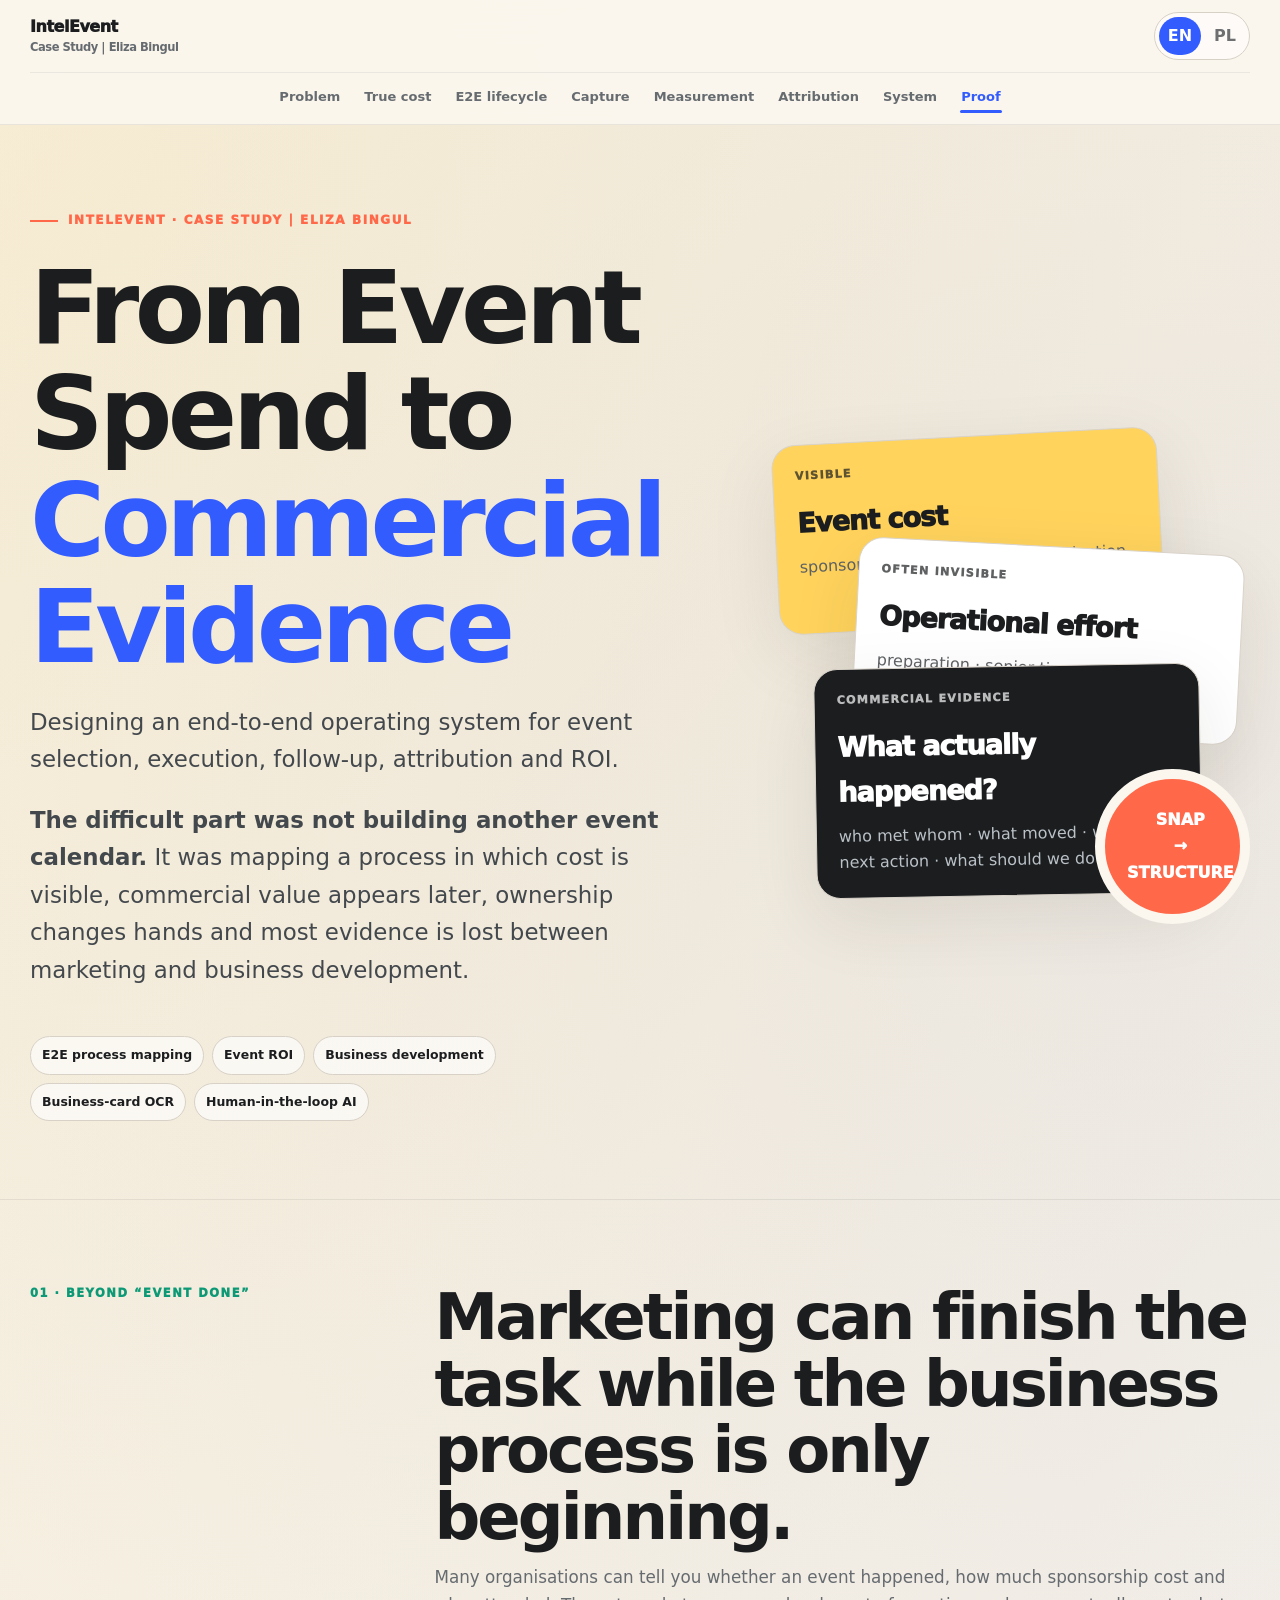
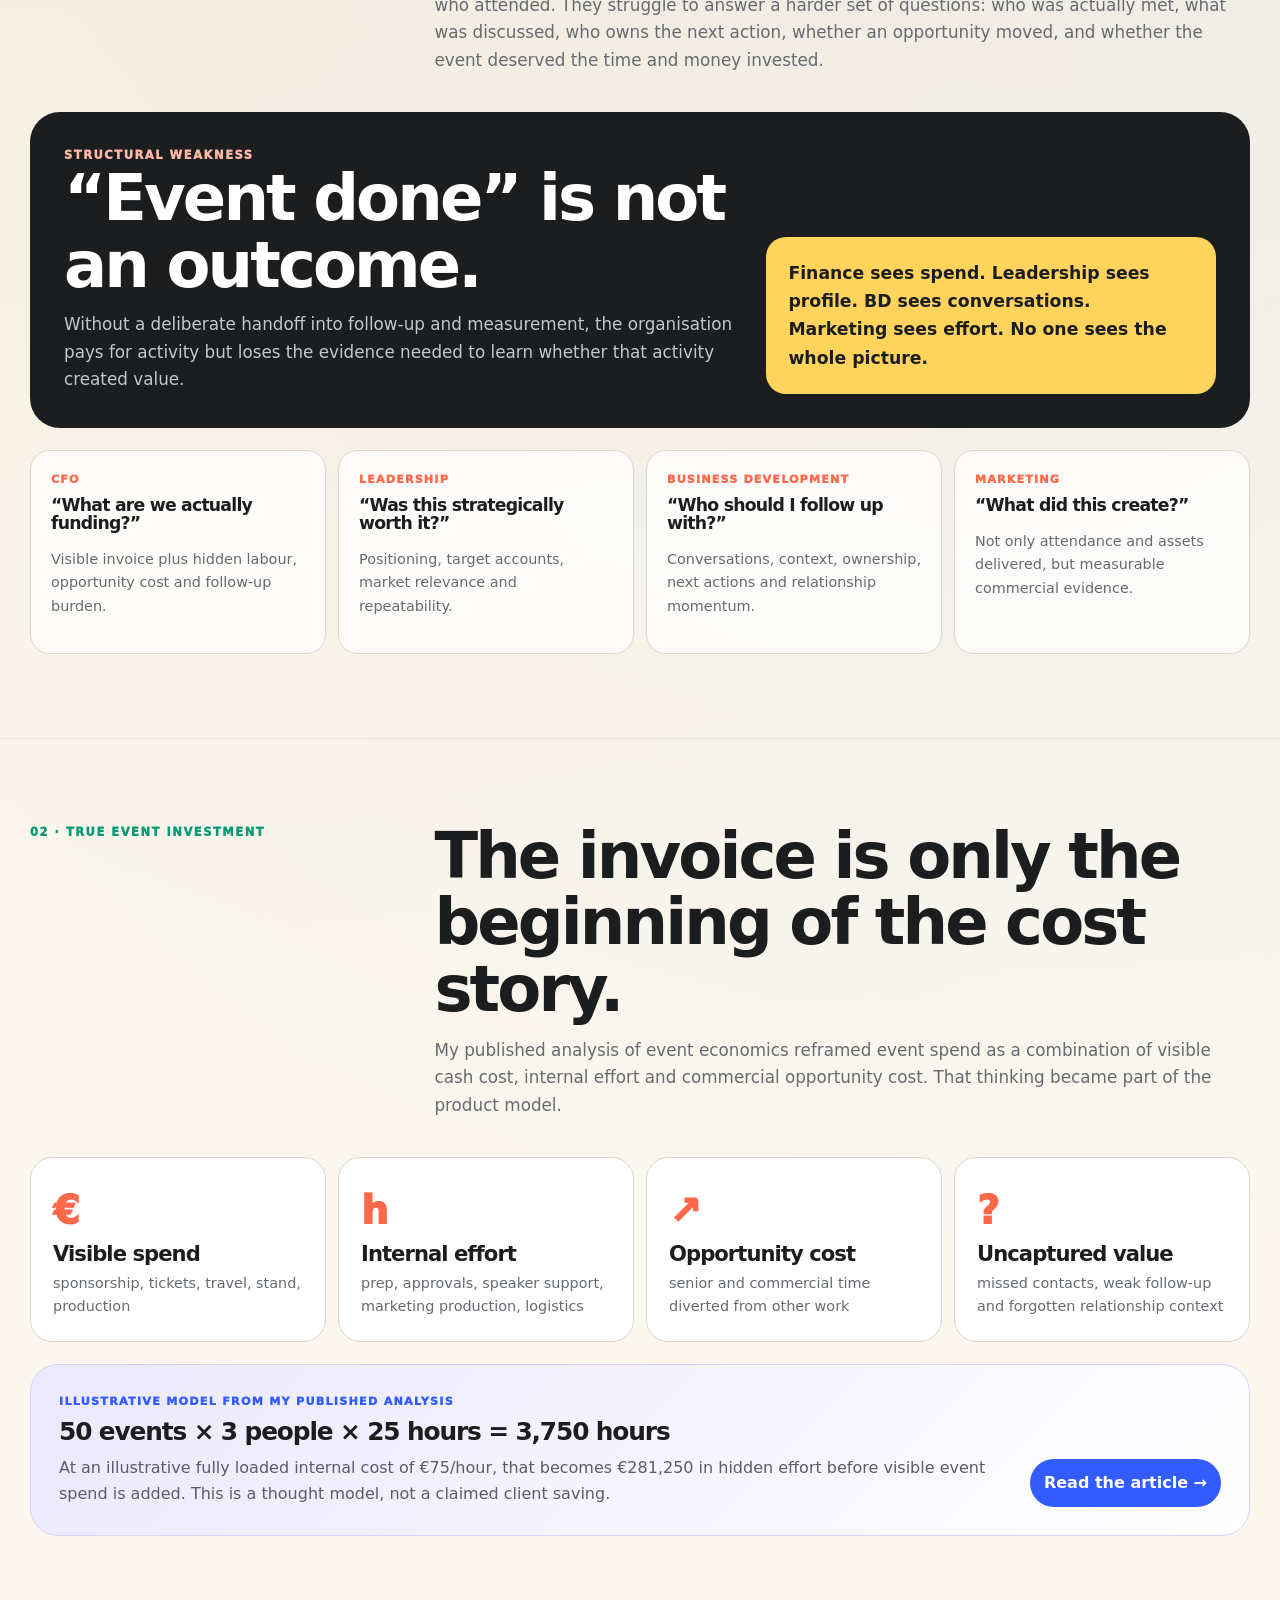
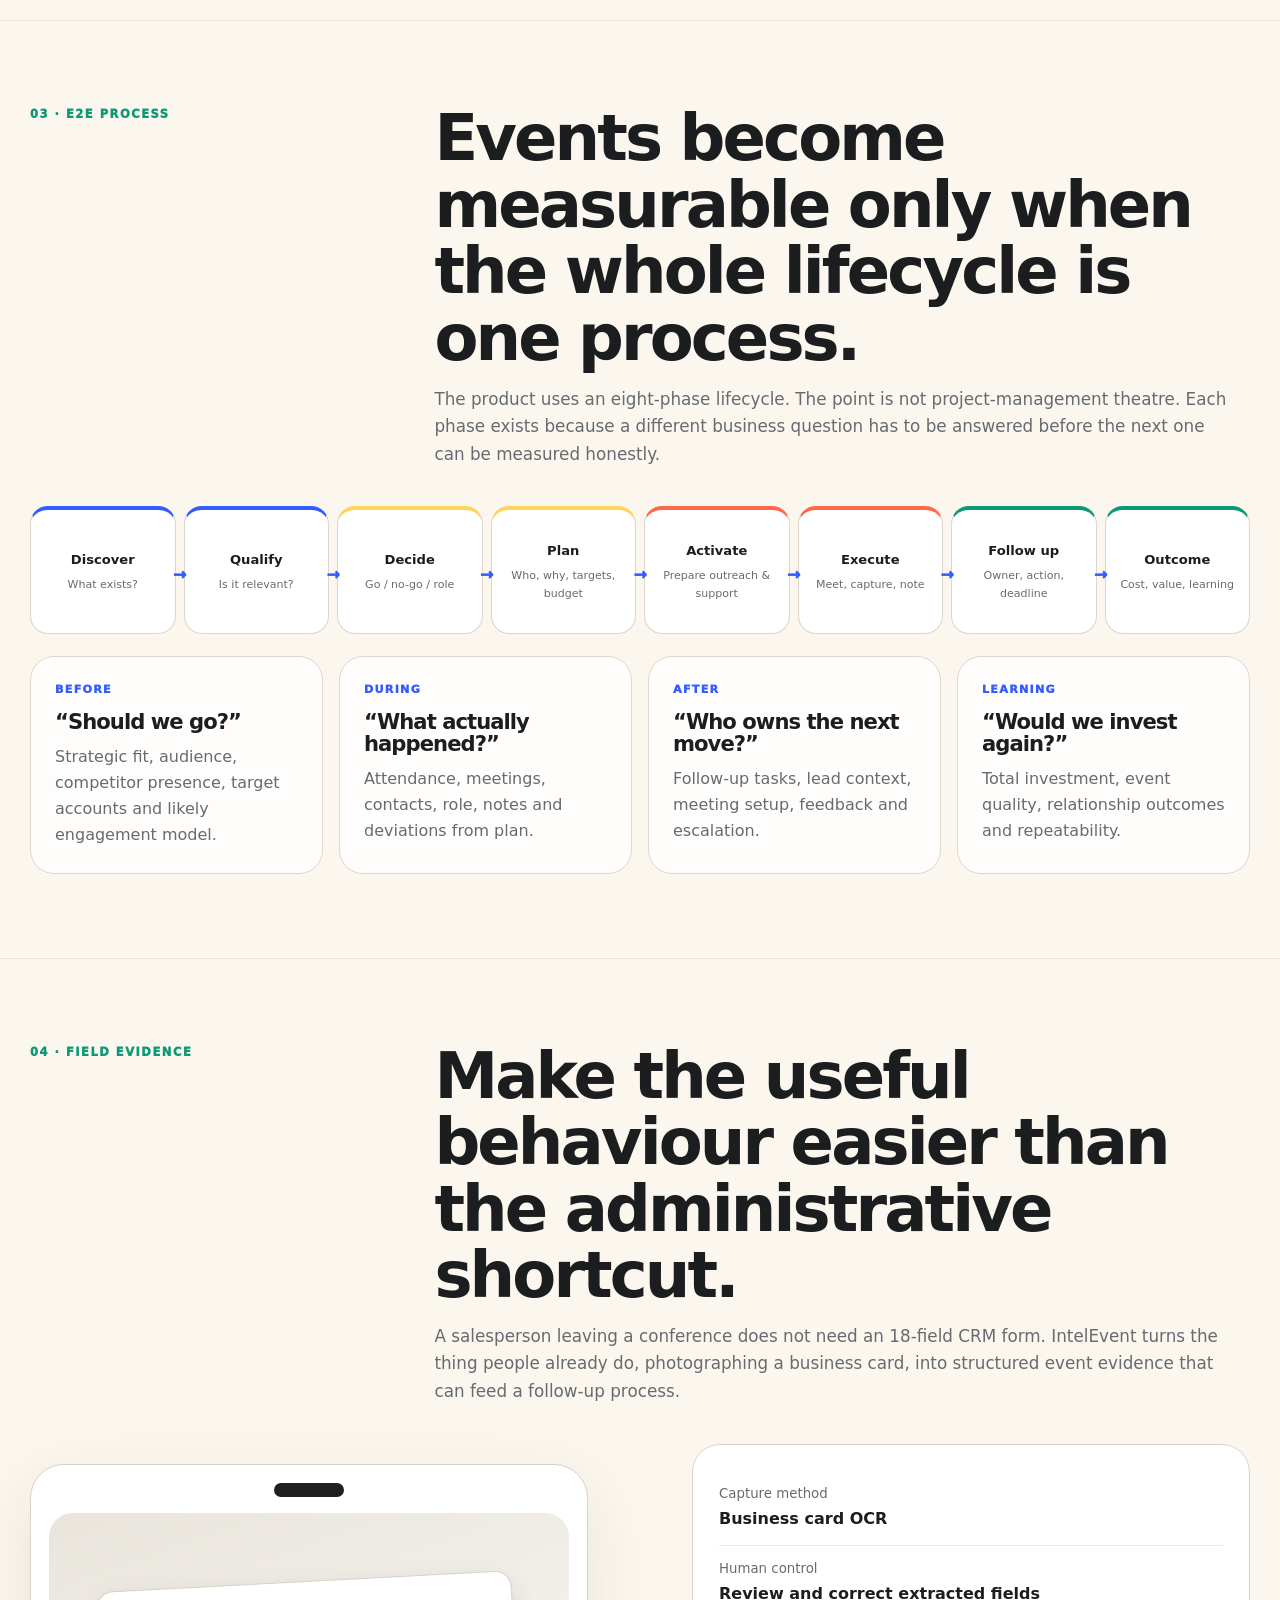
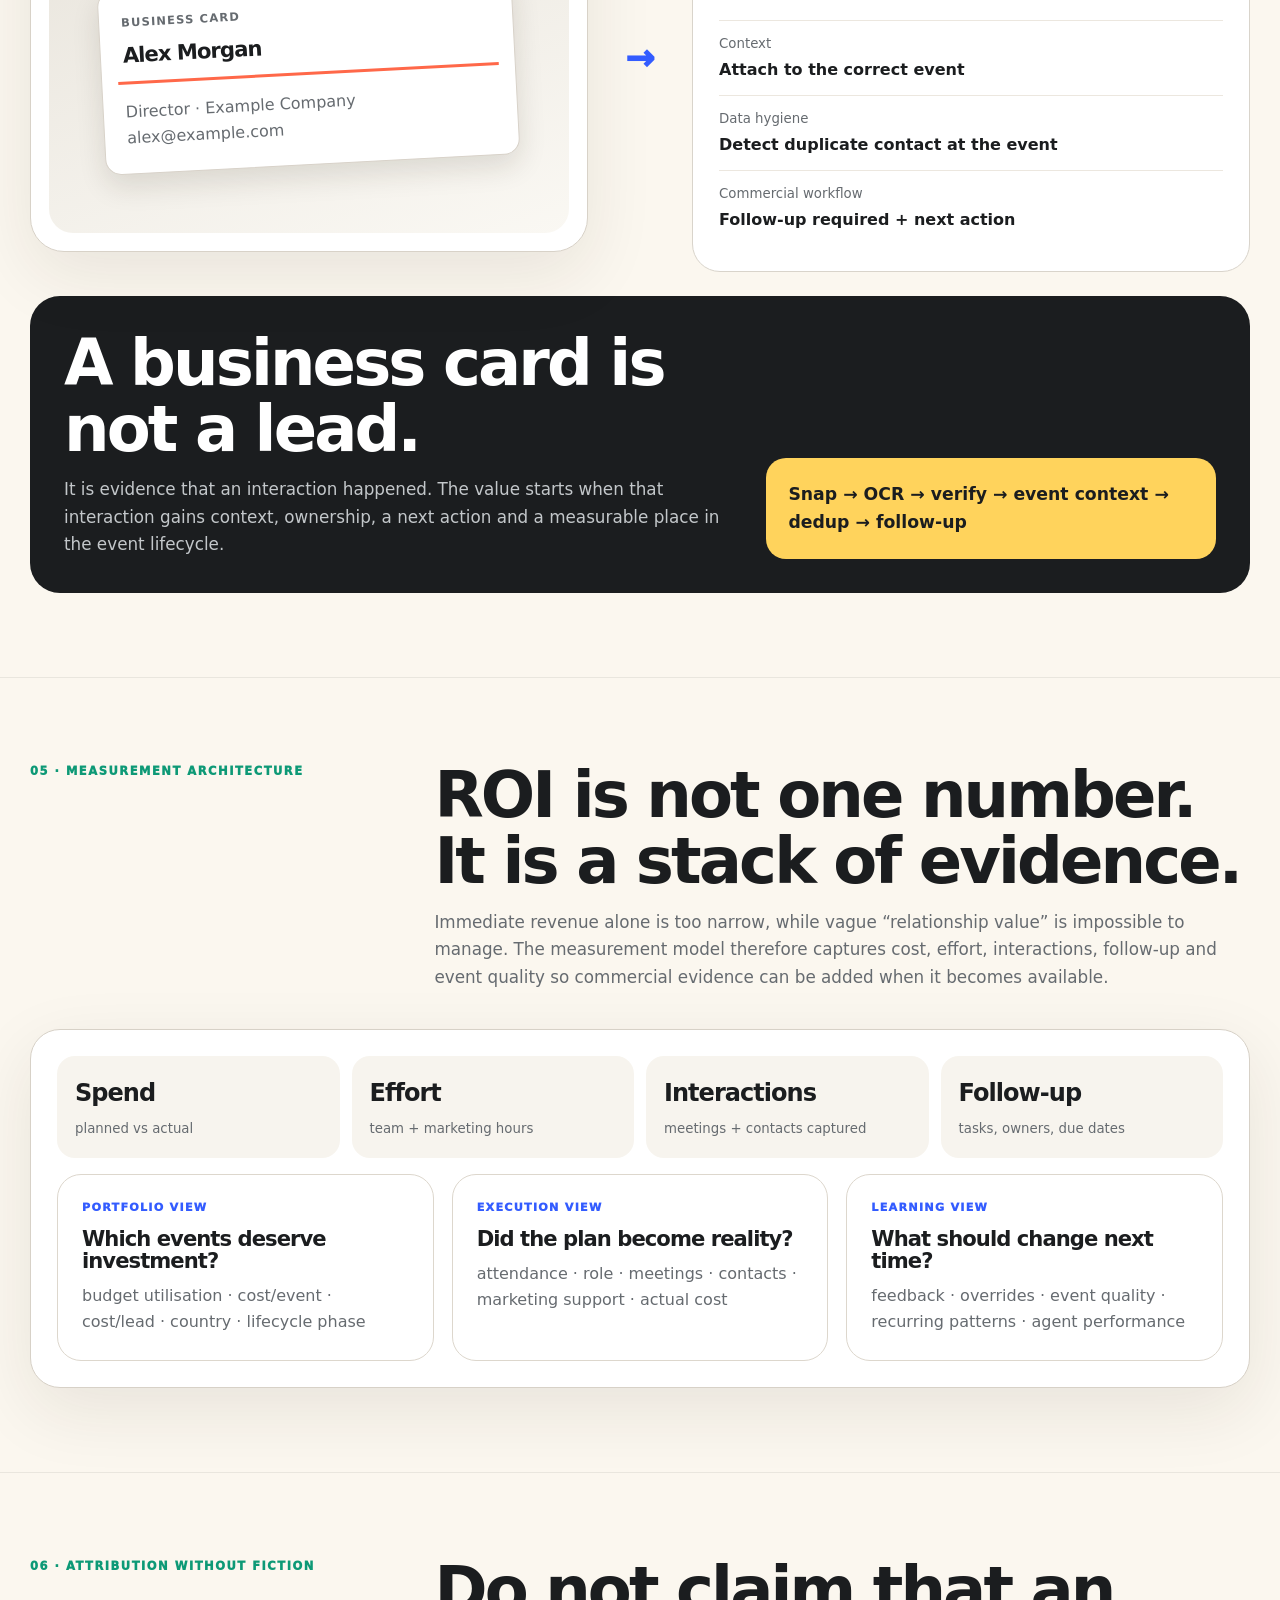
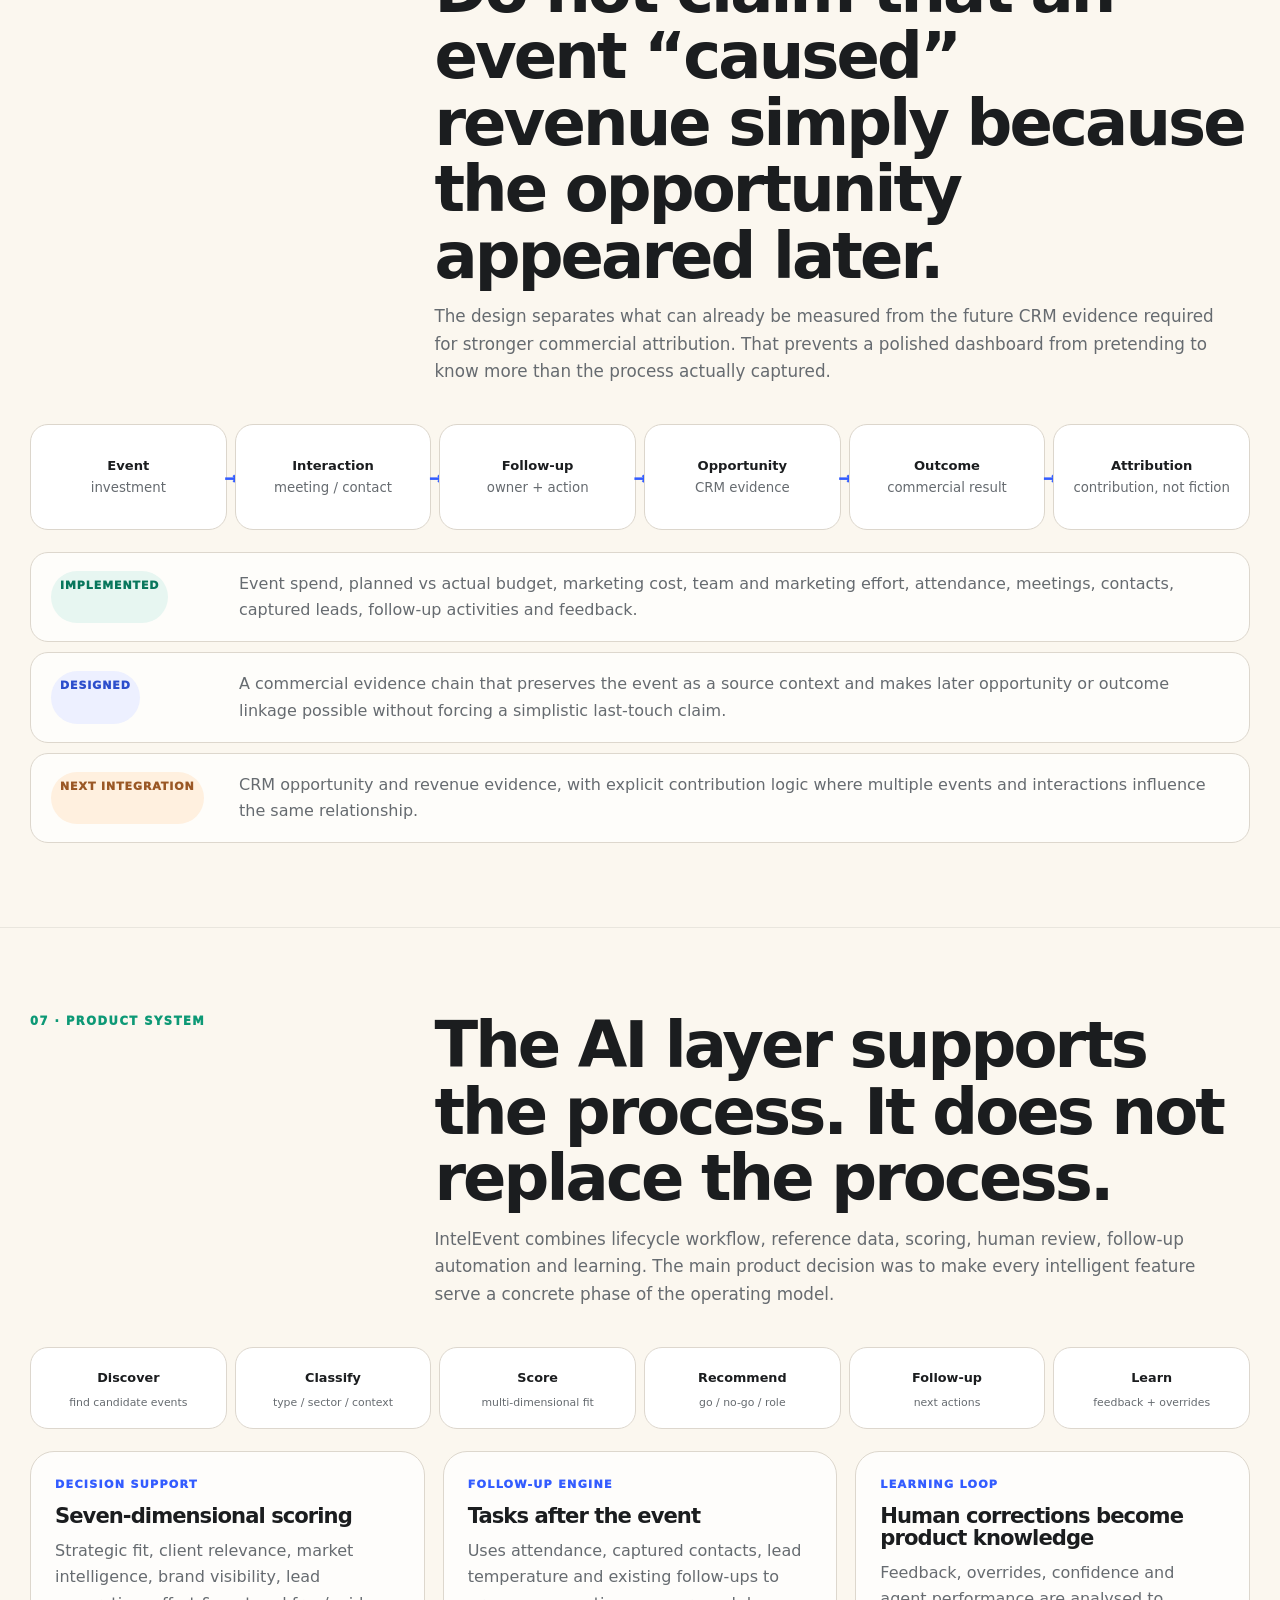
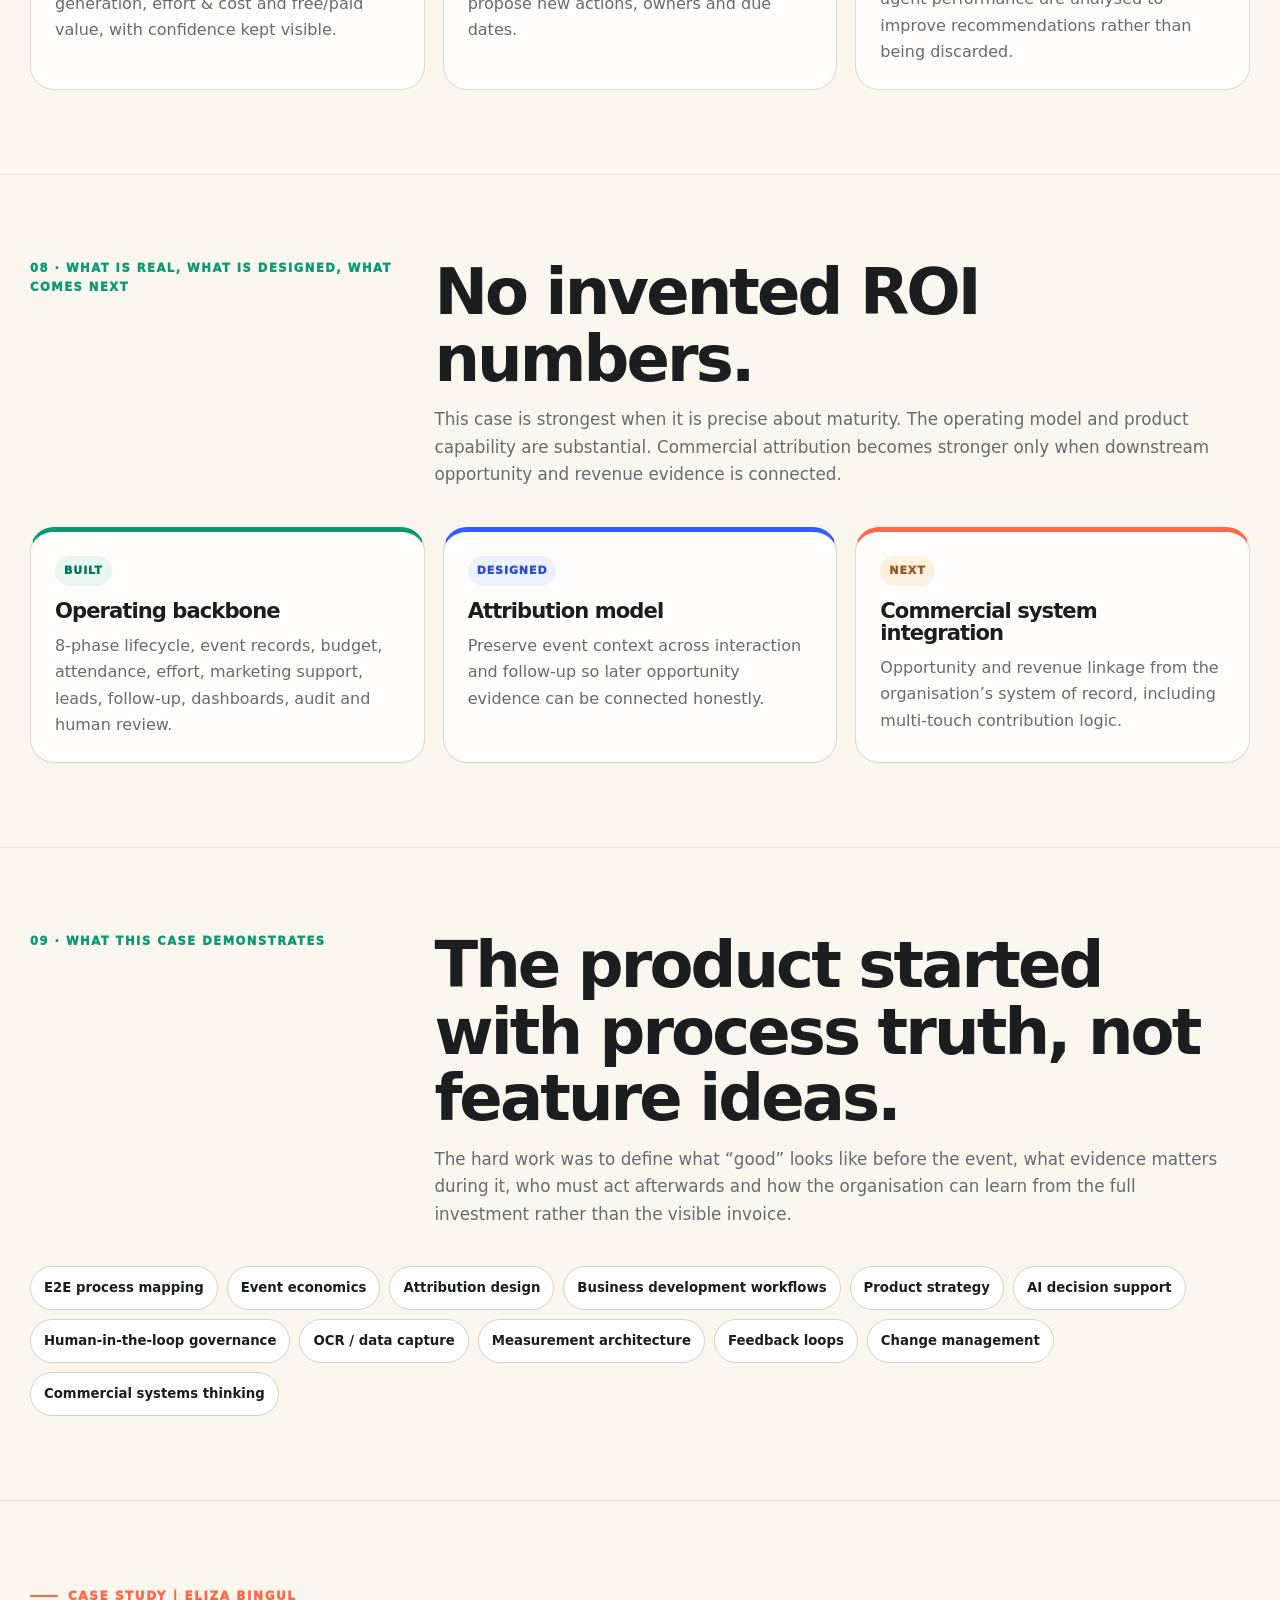
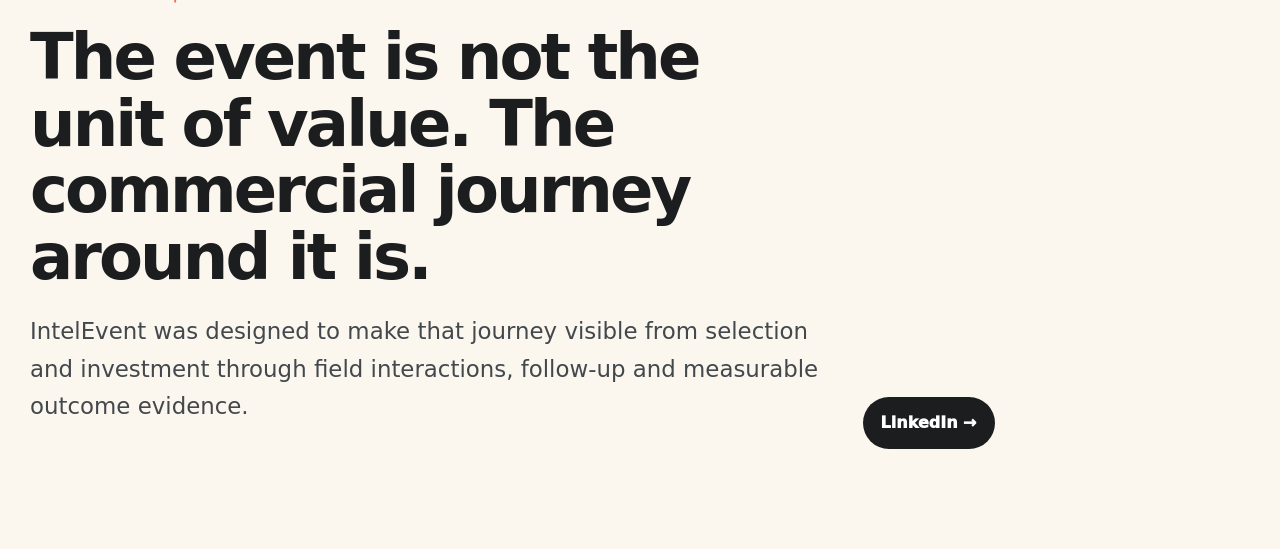
<file: intelevent/index.html>
<!doctype html><html lang="en"><head><meta charset="utf-8"><meta name="viewport" content="width=device-width,initial-scale=1"><meta name="description" content="From Event Spend to Commercial Evidence — IntelEvent case study by Eliza Bingul."><title>From Event Spend to Commercial Evidence | Eliza Bingul</title><style>:root{--ivory:#fbf7ef;--paper:#fffdf8;--charcoal:#1b1d1f;--muted:#666b70;--line:#ddd8cf;--blue:#335cff;--green:#0d9976;--coral:#ff6849;--sun:#ffd35c;--lilac:#ebe8ff;--shadow:0 22px 70px rgba(45,35,22,.09);--max:1220px}*{box-sizing:border-box}html{scroll-behavior:smooth}body{margin:0;background:radial-gradient(circle at 7% 2%,rgba(255,211,92,.2),transparent 26%),radial-gradient(circle at 89% 8%,rgba(51,92,255,.09),transparent 22%),var(--ivory);color:var(--charcoal);font:16px/1.64 Inter,ui-sans-serif,system-ui,-apple-system,BlinkMacSystemFont,"Segoe UI",sans-serif}a{color:inherit}button{font:inherit}.wrap{width:min(var(--max),calc(100% - 40px));margin:auto}.progress{position:fixed;left:0;top:0;height:3px;width:0;background:linear-gradient(90deg,var(--coral),var(--blue),var(--green));z-index:100}.top{position:sticky;top:0;z-index:40;background:rgba(251,247,239,.88);backdrop-filter:blur(18px);border-bottom:1px solid rgba(27,29,31,.08)}.topbar{min-height:72px;display:flex;align-items:center;gap:18px}.brand{font-weight:950;white-space:nowrap;letter-spacing:-.03em}.brand small{display:block;color:var(--muted);font-size:.72rem;font-weight:650}.nav{display:flex;gap:4px;overflow:auto;scrollbar-width:none;flex:1}.nav a{text-decoration:none;white-space:nowrap;padding:8px 10px;border-radius:999px;color:#62666a;font-size:.78rem;font-weight:850}.nav a.active,.nav a:hover{background:var(--charcoal);color:#fff}.lang{display:flex;gap:4px;border:1px solid #d7d0c5;background:rgba(255,255,255,.55);padding:4px;border-radius:999px}.lang button{border:0;background:transparent;padding:6px 9px;border-radius:999px;color:#6d6f71;font-weight:900;cursor:pointer}.lang button.active{background:var(--blue);color:#fff}.hero,.section{scroll-margin-top:110px}.hero{padding:86px 0 78px}.heroGrid{display:grid;grid-template-columns:1.08fr .92fr;gap:54px;align-items:center}.eyebrow{display:flex;align-items:center;gap:10px;color:var(--coral);font-weight:950;text-transform:uppercase;letter-spacing:.13em;font-size:.75rem}.eyebrow:before{content:"";width:28px;height:2px;background:currentColor}h1,h2,h3{margin:0;line-height:1.04;letter-spacing:-.045em}h1{font-size:clamp(3.7rem,8vw,7.4rem)}h2{font-size:clamp(2.35rem,5vw,4.7rem)}h3{font-size:1.32rem}.lead{font-size:clamp(1.15rem,2vw,1.43rem);color:#43484d;max-width:850px}.heroCopy{display:grid;gap:24px}.meta{display:flex;gap:8px;flex-wrap:wrap}.pill{display:inline-flex;border-radius:999px;padding:8px 11px;border:1px solid #d7d1c7;background:rgba(255,255,255,.65);font-size:.78rem;font-weight:850}.heroVisual{min-height:520px;position:relative}.cardStack{position:absolute;inset:30px 0 30px 42px}.vcard{position:absolute;width:78%;min-height:190px;border:1px solid #d9d3ca;border-radius:24px;padding:22px;background:white;box-shadow:var(--shadow)}.vcard.one{left:4%;top:0;transform:rotate(-3deg);background:var(--sun)}.vcard.two{right:2%;top:110px;transform:rotate(3deg)}.vcard.three{left:12%;bottom:0;transform:rotate(-1deg);background:var(--charcoal);color:#fff}.vcard .cap{font-size:.7rem;text-transform:uppercase;letter-spacing:.11em;font-weight:950;opacity:.7}.vcard .name{font-size:1.7rem;font-weight:950;letter-spacing:-.04em;margin-top:16px}.vcard .line{margin-top:8px;color:#5f6265}.vcard.three .line{color:#bac1c7}.snap{position:absolute;right:0;bottom:2px;width:155px;height:155px;border-radius:50%;background:var(--coral);display:grid;place-items:center;text-align:center;padding:22px;font-weight:950;color:#fff;border:10px solid var(--ivory)}.section{padding:84px 0;border-top:1px solid rgba(27,29,31,.08)}.head{display:grid;grid-template-columns:.62fr 1.38fr;gap:38px;align-items:start;margin-bottom:38px}.kicker{font-size:.72rem;text-transform:uppercase;letter-spacing:.13em;font-weight:950;color:var(--green)}.head p{font-size:1.05rem;color:var(--muted);max-width:800px;margin:14px 0 0}.g2{display:grid;grid-template-columns:repeat(2,minmax(0,1fr));gap:18px}.g3{display:grid;grid-template-columns:repeat(3,minmax(0,1fr));gap:18px}.g4{display:grid;grid-template-columns:repeat(4,minmax(0,1fr));gap:16px}.card{background:rgba(255,255,255,.74);border:1px solid #ddd7cd;border-radius:24px;padding:24px}.card p{color:var(--muted);margin:.7rem 0 0}.card .mini{font-size:.7rem;letter-spacing:.11em;text-transform:uppercase;font-weight:950;color:var(--blue);margin-bottom:11px}.callout{padding:34px;border-radius:30px;background:var(--charcoal);color:#fff;display:grid;grid-template-columns:1.2fr .8fr;gap:28px;align-items:end}.callout p{color:#c3c7ca;margin:13px 0 0;font-size:1.05rem}.callout .quote{background:var(--sun);color:var(--charcoal);border-radius:20px;padding:22px;font-size:1.08rem;font-weight:900}.costGrid{display:grid;grid-template-columns:repeat(4,1fr);gap:12px}.cost{padding:22px;border:1px solid #ddd7ce;border-radius:22px;background:white}.cost .n{font-size:2.4rem;font-weight:950;letter-spacing:-.06em;color:var(--coral)}.cost p{color:var(--muted);font-size:.9rem;margin:.4rem 0 0}.lifecycle{display:grid;grid-template-columns:repeat(8,1fr);gap:8px}.phase{position:relative;padding:18px 10px;border:1px solid #dcd6cc;border-radius:18px;background:#fff;text-align:center;min-height:128px;display:grid;place-content:center}.phase b{font-size:.82rem}.phase small{display:block;color:var(--muted);font-size:.69rem;margin-top:6px}.phase:not(:last-child):after{content:"→";position:absolute;right:-12px;top:42%;font-weight:1000;color:var(--blue);z-index:2}.phase:nth-child(1),.phase:nth-child(2){border-top:4px solid var(--blue)}.phase:nth-child(3),.phase:nth-child(4){border-top:4px solid var(--sun)}.phase:nth-child(5),.phase:nth-child(6){border-top:4px solid var(--coral)}.phase:nth-child(7),.phase:nth-child(8){border-top:4px solid var(--green)}.stakeholders{display:grid;grid-template-columns:repeat(4,1fr);gap:12px}.stake{border-radius:20px;padding:20px;border:1px solid #ddd7cf;background:rgba(255,255,255,.75)}.stake .role{font-size:.7rem;text-transform:uppercase;letter-spacing:.1em;font-weight:950;color:var(--coral)}.stake h3{font-size:1.08rem;margin:8px 0}.stake p{font-size:.9rem;color:var(--muted)}.capture{display:grid;grid-template-columns:1fr 72px 1fr;gap:16px;align-items:center}.phone{border:1px solid #d8d2c8;background:#fff;border-radius:34px;padding:18px;box-shadow:var(--shadow)}.phoneTop{height:14px;width:70px;background:#202020;border-radius:999px;margin:0 auto 16px}.camera{min-height:320px;border-radius:24px;background:linear-gradient(160deg,#e9e5dd,#faf8f3);display:grid;place-items:center;padding:24px}.businesscard{width:88%;background:#fff;border:1px solid #d8d2c9;border-radius:16px;padding:22px;transform:rotate(-3deg);box-shadow:0 12px 28px rgba(38,30,20,.12)}.scanline{height:3px;background:var(--coral);margin:15px -6px}.arrow{display:grid;place-items:center;font-size:2.2rem;font-weight:1000;color:var(--blue)}.result{border:1px solid #d9d4cb;background:#fff;border-radius:28px;padding:26px}.result .row{padding:12px 0;border-top:1px solid #ece7df}.result .row:first-child{border:0}.result small{display:block;color:var(--muted)}.result b{display:block;margin-top:2px}.pipeline{display:grid;grid-template-columns:repeat(6,1fr);gap:8px}.node{position:relative;background:#fff;border:1px solid #dcd6cc;border-radius:18px;padding:18px 10px;text-align:center;min-height:106px;display:grid;place-content:center}.node b{font-size:.82rem}.node small{color:var(--muted)}.node:not(:last-child):after{content:"→";position:absolute;right:-12px;top:40%;color:var(--blue);font-weight:1000}.metricBoard{border:1px solid #d7d1c7;border-radius:30px;background:white;padding:26px;box-shadow:var(--shadow)}.metricTop{display:grid;grid-template-columns:repeat(4,1fr);gap:12px}.metric{padding:18px;border-radius:18px;background:#f7f4ee}.metric b{font-size:1.5rem;letter-spacing:-.04em}.metric small{display:block;color:var(--muted);margin-top:4px}.evidence{display:grid;grid-template-columns:170px 1fr;gap:18px;padding:18px 20px;border-radius:18px;border:1px solid #ddd7cd;background:rgba(255,255,255,.72)}.evidence+.evidence{margin-top:10px}.status{justify-self:start;display:inline-flex;white-space:nowrap;padding:6px 9px;border-radius:999px;font-size:.69rem;letter-spacing:.08em;text-transform:uppercase;font-weight:950}.status.built{background:#e7f6f1;color:#08765c}.status.design{background:#edf0ff;color:#2c4ecc}.status.next{background:#fff0df;color:#9a5725}.evidence p{margin:0;color:var(--muted)}.agentStrip{display:grid;grid-template-columns:repeat(6,1fr);gap:8px}.agent{padding:16px 10px;border:1px solid #ddd7ce;border-radius:18px;background:#fff;text-align:center}.agent b{font-size:.8rem}.agent small{display:block;color:var(--muted);font-size:.68rem;margin-top:4px}.articleBox{border-radius:28px;background:linear-gradient(135deg,var(--lilac),#fff);border:1px solid #d7d2f5;padding:28px;display:grid;grid-template-columns:1fr auto;gap:20px;align-items:end}.articleBox p{color:#5b5b69;margin:10px 0 0}.articleBox a{text-decoration:none;background:var(--blue);color:#fff;padding:11px 14px;border-radius:999px;font-weight:900;white-space:nowrap}.skills{display:flex;gap:9px;flex-wrap:wrap}.skill{padding:10px 13px;border:1px solid #d7d1c8;border-radius:999px;background:#fff;font-size:.83rem;font-weight:850}.footer{padding:86px 0 100px;border-top:1px solid rgba(27,29,31,.1)}.foot{display:grid;grid-template-columns:1.35fr .65fr;gap:28px;align-items:end}.cta{display:inline-flex;justify-content:center;text-decoration:none;padding:13px 18px;background:var(--charcoal);color:#fff;border-radius:999px;font-weight:950}.pl{display:none}body[data-lang=pl] .en{display:none!important}body[data-lang=pl] .pl{display:block}body[data-lang=pl] .pl.inline{display:inline}body[data-lang=en] .en.inline{display:inline}.pl.inline{display:none}@media(max-width:1060px){.heroGrid,.head,.callout,.foot{grid-template-columns:1fr}.heroVisual{min-height:470px}.costGrid,.stakeholders,.g4,.metricTop{grid-template-columns:repeat(2,1fr)}.lifecycle{grid-template-columns:repeat(4,1fr)}.lifecycle .phase:after{display:none}.pipeline,.agentStrip{grid-template-columns:repeat(3,1fr)}.topbar{flex-wrap:wrap;padding:9px 0}.nav{order:3;flex-basis:100%}.lang{margin-left:auto}}@media(max-width:720px){.wrap{width:min(var(--max),calc(100% - 26px))}.hero{padding:56px 0 65px}.section{padding:62px 0}h1{font-size:clamp(3rem,18vw,5rem)}h2{font-size:clamp(2.1rem,11vw,3.4rem)}.heroVisual{min-height:430px}.cardStack{left:8px;right:0}.vcard{width:85%}.snap{width:126px;height:126px}.g2,.g3,.g4,.costGrid,.stakeholders,.lifecycle,.pipeline,.agentStrip,.metricTop{grid-template-columns:1fr}.phase:not(:last-child):after,.node:not(:last-child):after{content:"↓";display:block;right:auto;left:49%;top:auto;bottom:-16px}.capture{grid-template-columns:1fr}.arrow{transform:rotate(90deg)}.evidence,.articleBox{grid-template-columns:1fr}.articleBox a{justify-self:start}.brand small{display:none}}@media(prefers-reduced-motion:reduce){html{scroll-behavior:auto}*{transition:none!important;animation:none!important}}</style><style id="global-responsive-contract-2026-09-15">
html,body{max-width:100%;overflow-x:hidden}
img,svg,video,canvas{max-width:100%;height:auto}
*,*:before,*:after{min-width:0}
@media(max-width:760px){
  .wrap{width:calc(100% - 28px);max-width:100%;margin-inline:auto}
  .topbar{display:grid;grid-template-columns:minmax(0,1fr) auto;gap:8px 12px;padding:10px 0;align-items:center}
  .brand{white-space:normal;font-size:1.22rem;line-height:1.1;overflow-wrap:anywhere}
  .brand small{display:block;font-size:.68rem;margin-top:4px}
  .lang{margin-left:0;justify-self:end;align-self:start}
  .nav{grid-column:1/-1;order:3;width:100%;max-width:100%;display:flex;flex-wrap:nowrap;overflow-x:auto;overflow-y:hidden;scrollbar-width:none;-webkit-overflow-scrolling:touch;overscroll-behavior-x:contain;padding:3px 0 5px}
  .nav::-webkit-scrollbar{display:none}
  .nav a{flex:0 0 auto;font-size:.82rem;padding:8px 10px}
  .hero{padding:42px 0 48px}
  .heroGrid{grid-template-columns:1fr;gap:26px}
  .heroCopy{gap:18px}
  h1{font-size:clamp(2.7rem,13vw,4.25rem);line-height:.98;letter-spacing:-.05em}
  h2{font-size:clamp(2rem,9vw,3.15rem);line-height:1.02}
  .lead{font-size:1.04rem;line-height:1.58}
  .heroVisual{min-height:0;position:relative;display:block;padding:0}
  .cardStack{position:static;inset:auto;display:grid;gap:12px}
  .vcard{position:relative;left:auto!important;right:auto!important;top:auto!important;bottom:auto!important;transform:none!important;width:100%;min-height:0;padding:18px;border-radius:20px}
  .vcard.one,.vcard.two,.vcard.three{left:auto;right:auto;top:auto;bottom:auto;transform:none}
  .vcard .name{font-size:1.42rem;line-height:1.05;margin-top:10px}
  .vcard .line{font-size:.98rem;line-height:1.45;overflow-wrap:anywhere}
  .snap{position:relative;right:auto;bottom:auto;width:auto;height:auto;min-height:0;border:0;border-radius:999px;justify-self:start;display:inline-flex;place-items:unset;align-items:center;gap:8px;padding:10px 14px;text-align:left}
  .section{padding:52px 0}
  .head{grid-template-columns:1fr;gap:12px;margin-bottom:26px}
  .head p{font-size:1rem;line-height:1.6}
  .card,.callout,.cost,.phase,.stake,.phone,.result,.node,.metricBoard,.evidence,.articleBox{max-width:100%;min-width:0}
  .callout{grid-template-columns:1fr;padding:22px;border-radius:22px}
  .costGrid,.stakeholders,.g2,.g3,.g4,.lifecycle,.pipeline,.agentStrip,.metricTop{grid-template-columns:1fr}
  .capture{grid-template-columns:1fr;gap:16px}
  .arrow{transform:rotate(90deg)}
  .camera{min-height:250px;padding:18px}
  .businesscard{width:100%;transform:none}
  .phase,.node{min-height:auto;padding:16px}
  .phase:not(:last-child):after,.node:not(:last-child):after{content:"↓";display:block;right:auto;left:50%;transform:translateX(-50%);top:auto;bottom:-17px}
  .evidence,.articleBox,.foot{grid-template-columns:1fr}
  .articleBox a{justify-self:stretch;text-align:center}
  .footer{padding:56px 0 72px}
}
</style>
<style id="shared-case-nav-2026-09-15">
/* Shared two-row case-study navigation, aligned with the DietoLab case-study pattern. */
.shared-case-topbar{
  display:grid!important;
  grid-template-columns:minmax(0,1fr) auto!important;
  grid-template-rows:auto auto!important;
  column-gap:18px!important;
  row-gap:0!important;
  align-items:center!important;
  min-height:0!important;
  padding:12px 0 0!important;
}
.shared-case-topbar>.brand{
  grid-column:1!important;
  grid-row:1!important;
  align-self:center!important;
  padding:0 0 12px!important;
  white-space:normal!important;
  line-height:1.12!important;
}
.shared-case-topbar>.brand small{
  display:block!important;
  margin-top:5px!important;
  font-size:.72rem!important;
  line-height:1.2!important;
}
.shared-case-lang{
  grid-column:2!important;
  grid-row:1!important;
  justify-self:end!important;
  align-self:center!important;
  margin:0 0 12px!important;
}
.shared-case-nav{
  grid-column:1/-1!important;
  grid-row:2!important;
  width:100%!important;
  min-height:52px!important;
  display:flex!important;
  align-items:center!important;
  justify-content:center!important;
  gap:2px!important;
  padding:6px 0!important;
  margin:0!important;
  border-top:1px solid rgba(90,100,105,.10)!important;
  overflow-x:auto!important;
  overflow-y:hidden!important;
  white-space:nowrap!important;
  scrollbar-width:none!important;
  -webkit-overflow-scrolling:touch!important;
  overscroll-behavior-x:contain!important;
}
.shared-case-nav::-webkit-scrollbar{display:none!important}
.shared-case-nav a{
  position:relative!important;
  display:inline-flex!important;
  align-items:center!important;
  justify-content:center!important;
  flex:0 0 auto!important;
  padding:9px 11px 11px!important;
  border-radius:8px!important;
  background:transparent!important;
  color:var(--muted)!important;
  font-size:13px!important;
  font-weight:750!important;
  line-height:1.15!important;
  text-decoration:none!important;
  box-shadow:none!important;
  transition:color .16s ease,background-color .16s ease!important;
}
.shared-case-nav a:hover{
  color:var(--blue)!important;
  background:rgba(36,93,255,.07)!important;
}
.shared-case-nav a.active{
  color:var(--blue)!important;
  background:transparent!important;
  font-weight:900!important;
  box-shadow:none!important;
}
.shared-case-nav a.active:after{
  content:""!important;
  position:absolute!important;
  left:16%!important;
  right:16%!important;
  bottom:3px!important;
  height:3px!important;
  border-radius:999px!important;
  background:var(--blue)!important;
}
@media(max-width:1060px){
  .shared-case-topbar{padding-top:10px!important}
  .shared-case-nav{justify-content:flex-start!important}
}
@media(max-width:760px){
  .shared-case-topbar{
    grid-template-columns:minmax(0,1fr) auto!important;
    gap:0 10px!important;
    padding:10px 0 0!important;
  }
  .shared-case-topbar>.brand{padding-bottom:10px!important;font-size:1.05rem!important}
  .shared-case-topbar>.brand small{font-size:.68rem!important}
  .shared-case-lang{margin-bottom:10px!important}
  .shared-case-nav{
    min-height:50px!important;
    justify-content:flex-start!important;
    padding:5px 0!important;
  }
  .shared-case-nav a{font-size:12.25px!important;padding:8px 10px 10px!important}
}
</style>

</head><body data-lang="en"><div class="progress" id="progress"></div><header class="top"><div class="wrap topbar shared-case-topbar"><div class="brand">IntelEvent<small>Case Study | Eliza Bingul</small></div><nav class="nav shared-case-nav"><a href="#problem" data-section="problem"><span class="en inline">Problem</span><span class="pl inline">Problem</span></a><a href="#cost" data-section="cost"><span class="en inline">True cost</span><span class="pl inline">Pełny koszt</span></a><a href="#lifecycle" data-section="lifecycle"><span class="en inline">E2E lifecycle</span><span class="pl inline">E2E lifecycle</span></a><a href="#capture" data-section="capture"><span class="en inline">Capture</span><span class="pl inline">Capture</span></a><a href="#measurement" data-section="measurement"><span class="en inline">Measurement</span><span class="pl inline">Pomiar</span></a><a href="#attribution" data-section="attribution"><span class="en inline">Attribution</span><span class="pl inline">Atrybucja</span></a><a href="#system" data-section="system"><span class="en inline">System</span><span class="pl inline">System</span></a><a href="#proof" data-section="proof"><span class="en inline">Proof</span><span class="pl inline">Dowód</span></a></nav><div class="lang shared-case-lang"><button id="enBtn" class="active" aria-pressed="true">EN</button><button id="plBtn" aria-pressed="false">PL</button></div></div></header><main><section class="hero"><div class="wrap heroGrid"><div class="heroCopy"><div class="eyebrow">IntelEvent · Case Study | Eliza Bingul</div><div class="en"><h1>From Event Spend to <span style="color:var(--blue)">Commercial Evidence</span></h1><p class="lead">Designing an end-to-end operating system for event selection, execution, follow-up, attribution and ROI.</p><p class="lead"><strong>The difficult part was not building another event calendar.</strong> It was mapping a process in which cost is visible, commercial value appears later, ownership changes hands and most evidence is lost between marketing and business development.</p></div><div class="pl"><h1>Od kosztu eventu do <span style="color:var(--blue)">dowodu biznesowego</span></h1><p class="lead">Projekt end-to-end operating system dla wyboru eventów, realizacji, follow-upu, atrybucji i ROI.</p><p class="lead"><strong>Najtrudniejsze nie było zbudowanie kolejnego kalendarza eventowego.</strong> Trudne było zmapowanie procesu, w którym koszt jest widoczny, wartość biznesowa pojawia się później, odpowiedzialność przechodzi między zespołami, a większość dowodów ginie między marketingiem i business developmentem.</p></div><div class="meta"><span class="pill">E2E process mapping</span><span class="pill">Event ROI</span><span class="pill">Business development</span><span class="pill">Business-card OCR</span><span class="pill">Human-in-the-loop AI</span></div></div><div class="heroVisual" aria-hidden="true"><div class="cardStack"><div class="vcard one"><div class="cap">Visible</div><div class="name">Event cost</div><div class="line">sponsorship · tickets · travel · production</div></div><div class="vcard two"><div class="cap">Often invisible</div><div class="name">Operational effort</div><div class="line">preparation · senior time · marketing support · follow-up</div></div><div class="vcard three"><div class="cap">Commercial evidence</div><div class="name">What actually happened?</div><div class="line">who met whom · what moved · who owns next action · what should we do next time</div></div></div><div class="snap">SNAP<br>→<br>STRUCTURE</div></div></div></section><section class="section" id="problem"><div class="wrap"><div class="head"><div><div class="kicker">01 · Beyond “event done”</div></div><div class="en"><h2>Marketing can finish the task while the business process is only beginning.</h2><p>Many organisations can tell you whether an event happened, how much sponsorship cost and who attended. They struggle to answer a harder set of questions: who was actually met, what was discussed, who owns the next action, whether an opportunity moved, and whether the event deserved the time and money invested.</p></div><div class="pl"><h2>Marketing może zakończyć task, podczas gdy proces biznesowy dopiero się zaczyna.</h2><p>Wiele organizacji potrafi powiedzieć, czy event się odbył, ile kosztował sponsorship i kto uczestniczył. Trudniej odpowiedzieć: z kim faktycznie rozmawiano, o czym, kto ma wykonać kolejny krok, czy przesunęła się szansa sprzedażowa i czy event był wart zainwestowanego czasu i pieniędzy.</p></div></div><div class="callout"><div><div class="kicker" style="color:#ffb7a8">Structural weakness</div><div class="en"><h2>“Event done” is not an outcome.</h2><p>Without a deliberate handoff into follow-up and measurement, the organisation pays for activity but loses the evidence needed to learn whether that activity created value.</p></div><div class="pl"><h2>„Event done” nie jest rezultatem.</h2><p>Bez zaprojektowanego handoffu do follow-upu i pomiaru organizacja płaci za aktywność, ale traci dowody potrzebne do oceny, czy ta aktywność rzeczywiście stworzyła wartość.</p></div></div><div class="quote en">Finance sees spend. Leadership sees profile. BD sees conversations. Marketing sees effort. No one sees the whole picture.</div><div class="quote pl">Finanse widzą koszt. Leadership widzi widoczność. BD widzi rozmowy. Marketing widzi wysiłek. Nikt nie widzi całości.</div></div><div class="stakeholders" style="margin-top:22px"><article class="stake"><div class="role">CFO</div><h3>“What are we actually funding?”</h3><p>Visible invoice plus hidden labour, opportunity cost and follow-up burden.</p></article><article class="stake"><div class="role">Leadership</div><h3>“Was this strategically worth it?”</h3><p>Positioning, target accounts, market relevance and repeatability.</p></article><article class="stake"><div class="role">Business development</div><h3>“Who should I follow up with?”</h3><p>Conversations, context, ownership, next actions and relationship momentum.</p></article><article class="stake"><div class="role">Marketing</div><h3>“What did this create?”</h3><p>Not only attendance and assets delivered, but measurable commercial evidence.</p></article></div></div></section><section class="section" id="cost"><div class="wrap"><div class="head"><div><div class="kicker">02 · True event investment</div></div><div class="en"><h2>The invoice is only the beginning of the cost story.</h2><p>My published analysis of event economics reframed event spend as a combination of visible cash cost, internal effort and commercial opportunity cost. That thinking became part of the product model.</p></div><div class="pl"><h2>Faktura jest dopiero początkiem historii kosztu.</h2><p>W opublikowanej analizie ekonomiki eventów ujęłam koszt jako połączenie widocznego wydatku, wewnętrznego nakładu pracy i kosztu alternatywnego. Ten sposób myślenia stał się częścią modelu produktu.</p></div></div><div class="costGrid"><div class="cost"><div class="n">€</div><h3 class="en">Visible spend</h3><h3 class="pl">Widoczny koszt</h3><p>sponsorship, tickets, travel, stand, production</p></div><div class="cost"><div class="n">h</div><h3 class="en">Internal effort</h3><h3 class="pl">Nakład pracy</h3><p>prep, approvals, speaker support, marketing production, logistics</p></div><div class="cost"><div class="n">↗</div><h3 class="en">Opportunity cost</h3><h3 class="pl">Koszt alternatywny</h3><p>senior and commercial time diverted from other work</p></div><div class="cost"><div class="n">?</div><h3 class="en">Uncaptured value</h3><h3 class="pl">Utracona wartość</h3><p>missed contacts, weak follow-up and forgotten relationship context</p></div></div><div class="articleBox" style="margin-top:22px"><div><div class="mini" style="font-size:.7rem;font-weight:950;letter-spacing:.11em;text-transform:uppercase;color:var(--blue)">Illustrative model from my published analysis</div><h3 style="font-size:1.55rem;margin-top:8px">50 events × 3 people × 25 hours = 3,750 hours</h3><p class="en">At an illustrative fully loaded internal cost of €75/hour, that becomes €281,250 in hidden effort before visible event spend is added. This is a thought model, not a claimed client saving.</p><p class="pl">Przy ilustracyjnym pełnym koszcie €75/godz. daje to €281 250 ukrytego nakładu, zanim dodamy widoczne wydatki eventowe. To model myślowy, nie deklarowany wynik klienta.</p></div><a href="https://www.linkedin.com/pulse/hidden-cost-events-eliza-bingul-g6vuf" target="_blank" rel="noopener noreferrer">Read the article →</a></div></div></section><section class="section" id="lifecycle"><div class="wrap"><div class="head"><div><div class="kicker">03 · E2E process</div></div><div class="en"><h2>Events become measurable only when the whole lifecycle is one process.</h2><p>The product uses an eight-phase lifecycle. The point is not project-management theatre. Each phase exists because a different business question has to be answered before the next one can be measured honestly.</p></div><div class="pl"><h2>Event staje się mierzalny dopiero wtedy, gdy cały lifecycle jest jednym procesem.</h2><p>Produkt wykorzystuje ośmiofazowy lifecycle. Nie chodzi o dodatkową warstwę project managementu. Każda faza istnieje dlatego, że przed przejściem dalej trzeba odpowiedzieć na inne pytanie biznesowe.</p></div></div><div class="lifecycle"><div class="phase"><b>Discover</b><small>What exists?</small></div><div class="phase"><b>Qualify</b><small>Is it relevant?</small></div><div class="phase"><b>Decide</b><small>Go / no-go / role</small></div><div class="phase"><b>Plan</b><small>Who, why, targets, budget</small></div><div class="phase"><b>Activate</b><small>Prepare outreach & support</small></div><div class="phase"><b>Execute</b><small>Meet, capture, note</small></div><div class="phase"><b>Follow up</b><small>Owner, action, deadline</small></div><div class="phase"><b>Outcome</b><small>Cost, value, learning</small></div></div><div class="g4" style="margin-top:22px"><article class="card"><div class="mini">Before</div><h3 class="en">“Should we go?”</h3><h3 class="pl">„Czy jedziemy?”</h3><p class="en">Strategic fit, audience, competitor presence, target accounts and likely engagement model.</p><p class="pl">Strategic fit, audience, obecność konkurencji, target accounts i możliwy model uczestnictwa.</p></article><article class="card"><div class="mini">During</div><h3 class="en">“What actually happened?”</h3><h3 class="pl">„Co się faktycznie wydarzyło?”</h3><p class="en">Attendance, meetings, contacts, role, notes and deviations from plan.</p><p class="pl">Uczestnictwo, spotkania, kontakty, rola, notatki i odchylenia od planu.</p></article><article class="card"><div class="mini">After</div><h3 class="en">“Who owns the next move?”</h3><h3 class="pl">„Kto robi kolejny krok?”</h3><p class="en">Follow-up tasks, lead context, meeting setup, feedback and escalation.</p><p class="pl">Follow-up tasks, kontekst kontaktu, kolejne spotkania, feedback i eskalacja.</p></article><article class="card"><div class="mini">Learning</div><h3 class="en">“Would we invest again?”</h3><h3 class="pl">„Czy zainwestujemy ponownie?”</h3><p class="en">Total investment, event quality, relationship outcomes and repeatability.</p><p class="pl">Całkowita inwestycja, jakość eventu, rezultaty relacyjne i powtarzalność.</p></article></div></div></section><section class="section" id="capture"><div class="wrap"><div class="head"><div><div class="kicker">04 · Field evidence</div></div><div class="en"><h2>Make the useful behaviour easier than the administrative shortcut.</h2><p>A salesperson leaving a conference does not need an 18-field CRM form. IntelEvent turns the thing people already do, photographing a business card, into structured event evidence that can feed a follow-up process.</p></div><div class="pl"><h2>Użyteczne zachowanie musi być łatwiejsze niż administracyjny skrót.</h2><p>Sprzedawca wychodzący z konferencji nie potrzebuje formularza CRM z 18 polami. IntelEvent zamienia coś, co ludzie i tak robią, zdjęcie wizytówki, w ustrukturyzowany dowód interakcji, który może zasilić follow-up.</p></div></div><div class="capture"><div class="phone"><div class="phoneTop"></div><div class="camera"><div class="businesscard"><div style="font-size:.72rem;text-transform:uppercase;letter-spacing:.1em;color:var(--muted);font-weight:900">Business card</div><h3 style="margin-top:12px">Alex Morgan</h3><div class="scanline"></div><div style="color:var(--muted)">Director · Example Company<br>alex@example.com</div></div></div></div><div class="arrow">→</div><div class="result"><div class="row"><small>Capture method</small><b>Business card OCR</b></div><div class="row"><small>Human control</small><b>Review and correct extracted fields</b></div><div class="row"><small>Context</small><b>Attach to the correct event</b></div><div class="row"><small>Data hygiene</small><b>Detect duplicate contact at the event</b></div><div class="row"><small>Commercial workflow</small><b>Follow-up required + next action</b></div></div></div><div class="callout" style="margin-top:24px"><div><div class="en"><h2>A business card is not a lead.</h2><p>It is evidence that an interaction happened. The value starts when that interaction gains context, ownership, a next action and a measurable place in the event lifecycle.</p></div><div class="pl"><h2>Wizytówka nie jest leadem.</h2><p>Jest dowodem, że interakcja się wydarzyła. Wartość zaczyna się wtedy, gdy interakcja otrzymuje kontekst, właściciela, kolejny krok i mierzalne miejsce w lifecycle eventu.</p></div></div><div class="quote">Snap → OCR → verify → event context → dedup → follow-up</div></div></div></section><section class="section" id="measurement"><div class="wrap"><div class="head"><div><div class="kicker">05 · Measurement architecture</div></div><div class="en"><h2>ROI is not one number. It is a stack of evidence.</h2><p>Immediate revenue alone is too narrow, while vague “relationship value” is impossible to manage. The measurement model therefore captures cost, effort, interactions, follow-up and event quality so commercial evidence can be added when it becomes available.</p></div><div class="pl"><h2>ROI nie jest jedną liczbą. To stos dowodów.</h2><p>Natychmiastowy przychód jest zbyt wąską miarą, ale ogólna „wartość relacji” jest niemożliwa do zarządzania. Model pomiarowy łączy więc koszt, nakład pracy, interakcje, follow-up i jakość eventu, a dowód biznesowy może zostać dołączony później.</p></div></div><div class="metricBoard"><div class="metricTop"><div class="metric"><b>Spend</b><small>planned vs actual</small></div><div class="metric"><b>Effort</b><small>team + marketing hours</small></div><div class="metric"><b>Interactions</b><small>meetings + contacts captured</small></div><div class="metric"><b>Follow-up</b><small>tasks, owners, due dates</small></div></div><div class="g3" style="margin-top:16px"><article class="card"><div class="mini">Portfolio view</div><h3 class="en">Which events deserve investment?</h3><h3 class="pl">Które eventy zasługują na inwestycję?</h3><p>budget utilisation · cost/event · cost/lead · country · lifecycle phase</p></article><article class="card"><div class="mini">Execution view</div><h3 class="en">Did the plan become reality?</h3><h3 class="pl">Czy plan stał się rzeczywistością?</h3><p>attendance · role · meetings · contacts · marketing support · actual cost</p></article><article class="card"><div class="mini">Learning view</div><h3 class="en">What should change next time?</h3><h3 class="pl">Co zmienić następnym razem?</h3><p>feedback · overrides · event quality · recurring patterns · agent performance</p></article></div></div></div></section><section class="section" id="attribution"><div class="wrap"><div class="head"><div><div class="kicker">06 · Attribution without fiction</div></div><div class="en"><h2>Do not claim that an event “caused” revenue simply because the opportunity appeared later.</h2><p>The design separates what can already be measured from the future CRM evidence required for stronger commercial attribution. That prevents a polished dashboard from pretending to know more than the process actually captured.</p></div><div class="pl"><h2>Nie można uznać, że event „spowodował” przychód tylko dlatego, że opportunity pojawiło się później.</h2><p>Projekt oddziela to, co można już zmierzyć, od dowodów CRM potrzebnych do silniejszej atrybucji biznesowej. Dzięki temu dashboard nie udaje, że wie więcej niż faktycznie zarejestrował proces.</p></div></div><div class="pipeline"><div class="node"><b>Event</b><small>investment</small></div><div class="node"><b>Interaction</b><small>meeting / contact</small></div><div class="node"><b>Follow-up</b><small>owner + action</small></div><div class="node"><b>Opportunity</b><small>CRM evidence</small></div><div class="node"><b>Outcome</b><small>commercial result</small></div><div class="node"><b>Attribution</b><small>contribution, not fiction</small></div></div><div style="margin-top:22px"><div class="evidence"><span class="status built">Implemented</span><p class="en">Event spend, planned vs actual budget, marketing cost, team and marketing effort, attendance, meetings, contacts, captured leads, follow-up activities and feedback.</p><p class="pl">Koszt eventu, budżet planowany vs actual, koszt marketingu, czas zespołu i marketingu, uczestnictwo, spotkania, kontakty, captured leads, follow-up activities i feedback.</p></div><div class="evidence"><span class="status design">Designed</span><p class="en">A commercial evidence chain that preserves the event as a source context and makes later opportunity or outcome linkage possible without forcing a simplistic last-touch claim.</p><p class="pl">Łańcuch dowodowy, który zachowuje event jako kontekst źródłowy i pozwala później połączyć opportunity lub outcome bez upraszczającej last-touch attribution.</p></div><div class="evidence"><span class="status next">Next integration</span><p class="en">CRM opportunity and revenue evidence, with explicit contribution logic where multiple events and interactions influence the same relationship.</p><p class="pl">Dowody opportunity i revenue z CRM, z jawną logiką contribution tam, gdzie na tę samą relację wpływa wiele eventów i interakcji.</p></div></div></div></section><section class="section" id="system"><div class="wrap"><div class="head"><div><div class="kicker">07 · Product system</div></div><div class="en"><h2>The AI layer supports the process. It does not replace the process.</h2><p>IntelEvent combines lifecycle workflow, reference data, scoring, human review, follow-up automation and learning. The main product decision was to make every intelligent feature serve a concrete phase of the operating model.</p></div><div class="pl"><h2>Warstwa AI wspiera proces. Nie zastępuje procesu.</h2><p>IntelEvent łączy lifecycle workflow, reference data, scoring, human review, follow-up automation i learning. Kluczową decyzją produktową było przypisanie każdej inteligentnej funkcji do konkretnej fazy modelu działania.</p></div></div><div class="agentStrip"><div class="agent"><b>Discover</b><small>find candidate events</small></div><div class="agent"><b>Classify</b><small>type / sector / context</small></div><div class="agent"><b>Score</b><small>multi-dimensional fit</small></div><div class="agent"><b>Recommend</b><small>go / no-go / role</small></div><div class="agent"><b>Follow-up</b><small>next actions</small></div><div class="agent"><b>Learn</b><small>feedback + overrides</small></div></div><div class="g3" style="margin-top:22px"><article class="card"><div class="mini">Decision support</div><h3 class="en">Seven-dimensional scoring</h3><h3 class="pl">Wielowymiarowy scoring</h3><p class="en">Strategic fit, client relevance, market intelligence, brand visibility, lead generation, effort & cost and free/paid value, with confidence kept visible.</p><p class="pl">Strategic fit, client relevance, market intelligence, brand visibility, lead generation, effort & cost i free/paid value, z widocznym confidence.</p></article><article class="card"><div class="mini">Follow-up engine</div><h3 class="en">Tasks after the event</h3><h3 class="pl">Taski po evencie</h3><p class="en">Uses attendance, captured contacts, lead temperature and existing follow-ups to propose new actions, owners and due dates.</p><p class="pl">Wykorzystuje uczestnictwo, captured contacts, temperaturę leada i istniejące follow-upy do proponowania nowych działań, właścicieli i terminów.</p></article><article class="card"><div class="mini">Learning loop</div><h3 class="en">Human corrections become product knowledge</h3><h3 class="pl">Korekty ludzi stają się wiedzą produktu</h3><p class="en">Feedback, overrides, confidence and agent performance are analysed to improve recommendations rather than being discarded.</p><p class="pl">Feedback, overrides, confidence i wydajność agentów są analizowane, aby ulepszać rekomendacje zamiast znikać po pojedynczej decyzji.</p></article></div></div></section><section class="section" id="proof"><div class="wrap"><div class="head"><div><div class="kicker">08 · What is real, what is designed, what comes next</div></div><div class="en"><h2>No invented ROI numbers.</h2><p>This case is strongest when it is precise about maturity. The operating model and product capability are substantial. Commercial attribution becomes stronger only when downstream opportunity and revenue evidence is connected.</p></div><div class="pl"><h2>Bez wymyślonych liczb ROI.</h2><p>To case study jest najmocniejsze wtedy, gdy precyzyjnie pokazuje poziom dojrzałości. Model działania i produkt są rozbudowane. Atrybucja biznesowa staje się silniejsza dopiero po podłączeniu downstream opportunity i revenue evidence.</p></div></div><div class="g3"><article class="card" style="border-top:5px solid var(--green)"><span class="status built">Built</span><h3 style="margin-top:14px">Operating backbone</h3><p>8-phase lifecycle, event records, budget, attendance, effort, marketing support, leads, follow-up, dashboards, audit and human review.</p></article><article class="card" style="border-top:5px solid var(--blue)"><span class="status design">Designed</span><h3 style="margin-top:14px">Attribution model</h3><p>Preserve event context across interaction and follow-up so later opportunity evidence can be connected honestly.</p></article><article class="card" style="border-top:5px solid var(--coral)"><span class="status next">Next</span><h3 style="margin-top:14px">Commercial system integration</h3><p>Opportunity and revenue linkage from the organisation’s system of record, including multi-touch contribution logic.</p></article></div></div></section><section class="section" id="learn"><div class="wrap"><div class="head"><div><div class="kicker">09 · What this case demonstrates</div></div><div class="en"><h2>The product started with process truth, not feature ideas.</h2><p>The hard work was to define what “good” looks like before the event, what evidence matters during it, who must act afterwards and how the organisation can learn from the full investment rather than the visible invoice.</p></div><div class="pl"><h2>Produkt zaczął się od prawdy o procesie, nie od listy feature’ów.</h2><p>Najtrudniejsze było określenie, co znaczy „dobrze” przed eventem, jakie dowody mają znaczenie w trakcie, kto ma działać po nim i jak organizacja może uczyć się na podstawie całej inwestycji, a nie tylko widocznej faktury.</p></div></div><div class="skills"><span class="skill">E2E process mapping</span><span class="skill">Event economics</span><span class="skill">Attribution design</span><span class="skill">Business development workflows</span><span class="skill">Product strategy</span><span class="skill">AI decision support</span><span class="skill">Human-in-the-loop governance</span><span class="skill">OCR / data capture</span><span class="skill">Measurement architecture</span><span class="skill">Feedback loops</span><span class="skill">Change management</span><span class="skill">Commercial systems thinking</span></div></div></section></main><footer class="footer"><div class="wrap foot"><div><div class="eyebrow">Case Study | Eliza Bingul</div><div class="en"><h2 style="margin-top:18px">The event is not the unit of value. The commercial journey around it is.</h2><p class="lead">IntelEvent was designed to make that journey visible from selection and investment through field interactions, follow-up and measurable outcome evidence.</p></div><div class="pl"><h2 style="margin-top:18px">Jednostką wartości nie jest sam event. Jest nią cała ścieżka biznesowa wokół niego.</h2><p class="lead">IntelEvent został zaprojektowany tak, aby pokazać tę ścieżkę od wyboru i inwestycji, przez interakcje w terenie i follow-up, aż po mierzalny dowód rezultatu.</p></div></div><div><a class="cta" href="https://www.linkedin.com/in/elizabingul/" target="_blank" rel="noopener noreferrer">LinkedIn →</a></div></div></footer><script>(()=>{const body=document.body,en=document.getElementById('enBtn'),pl=document.getElementById('plBtn');const setLang=lang=>{body.dataset.lang=lang;document.documentElement.lang=lang;en.classList.toggle('active',lang==='en');pl.classList.toggle('active',lang==='pl');en.setAttribute('aria-pressed',String(lang==='en'));pl.setAttribute('aria-pressed',String(lang==='pl'));localStorage.setItem('intelevent-lang',lang)};en.addEventListener('click',()=>setLang('en'));pl.addEventListener('click',()=>setLang('pl'));const saved=localStorage.getItem('intelevent-lang');if(saved==='pl')setLang('pl');const nav=[...document.querySelectorAll('[data-section]')],sections=nav.map(a=>document.getElementById(a.dataset.section)).filter(Boolean);if('IntersectionObserver'in window){const io=new IntersectionObserver(entries=>{const top=entries.filter(e=>e.isIntersecting).sort((a,b)=>b.intersectionRatio-a.intersectionRatio)[0];if(top)nav.forEach(a=>a.classList.toggle('active',a.dataset.section===top.target.id))},{rootMargin:'-24% 0px -62% 0px',threshold:[0,.2,.5]});sections.forEach(s=>io.observe(s))}const progress=document.getElementById('progress');const update=()=>{const max=document.documentElement.scrollHeight-innerHeight;progress.style.width=(max>0?Math.min(100,scrollY/max*100):0)+'%'};addEventListener('scroll',update,{passive:true});update()})();</script></body></html>
<!-- responsive-production-publish-2026-09-15 -->
</file>
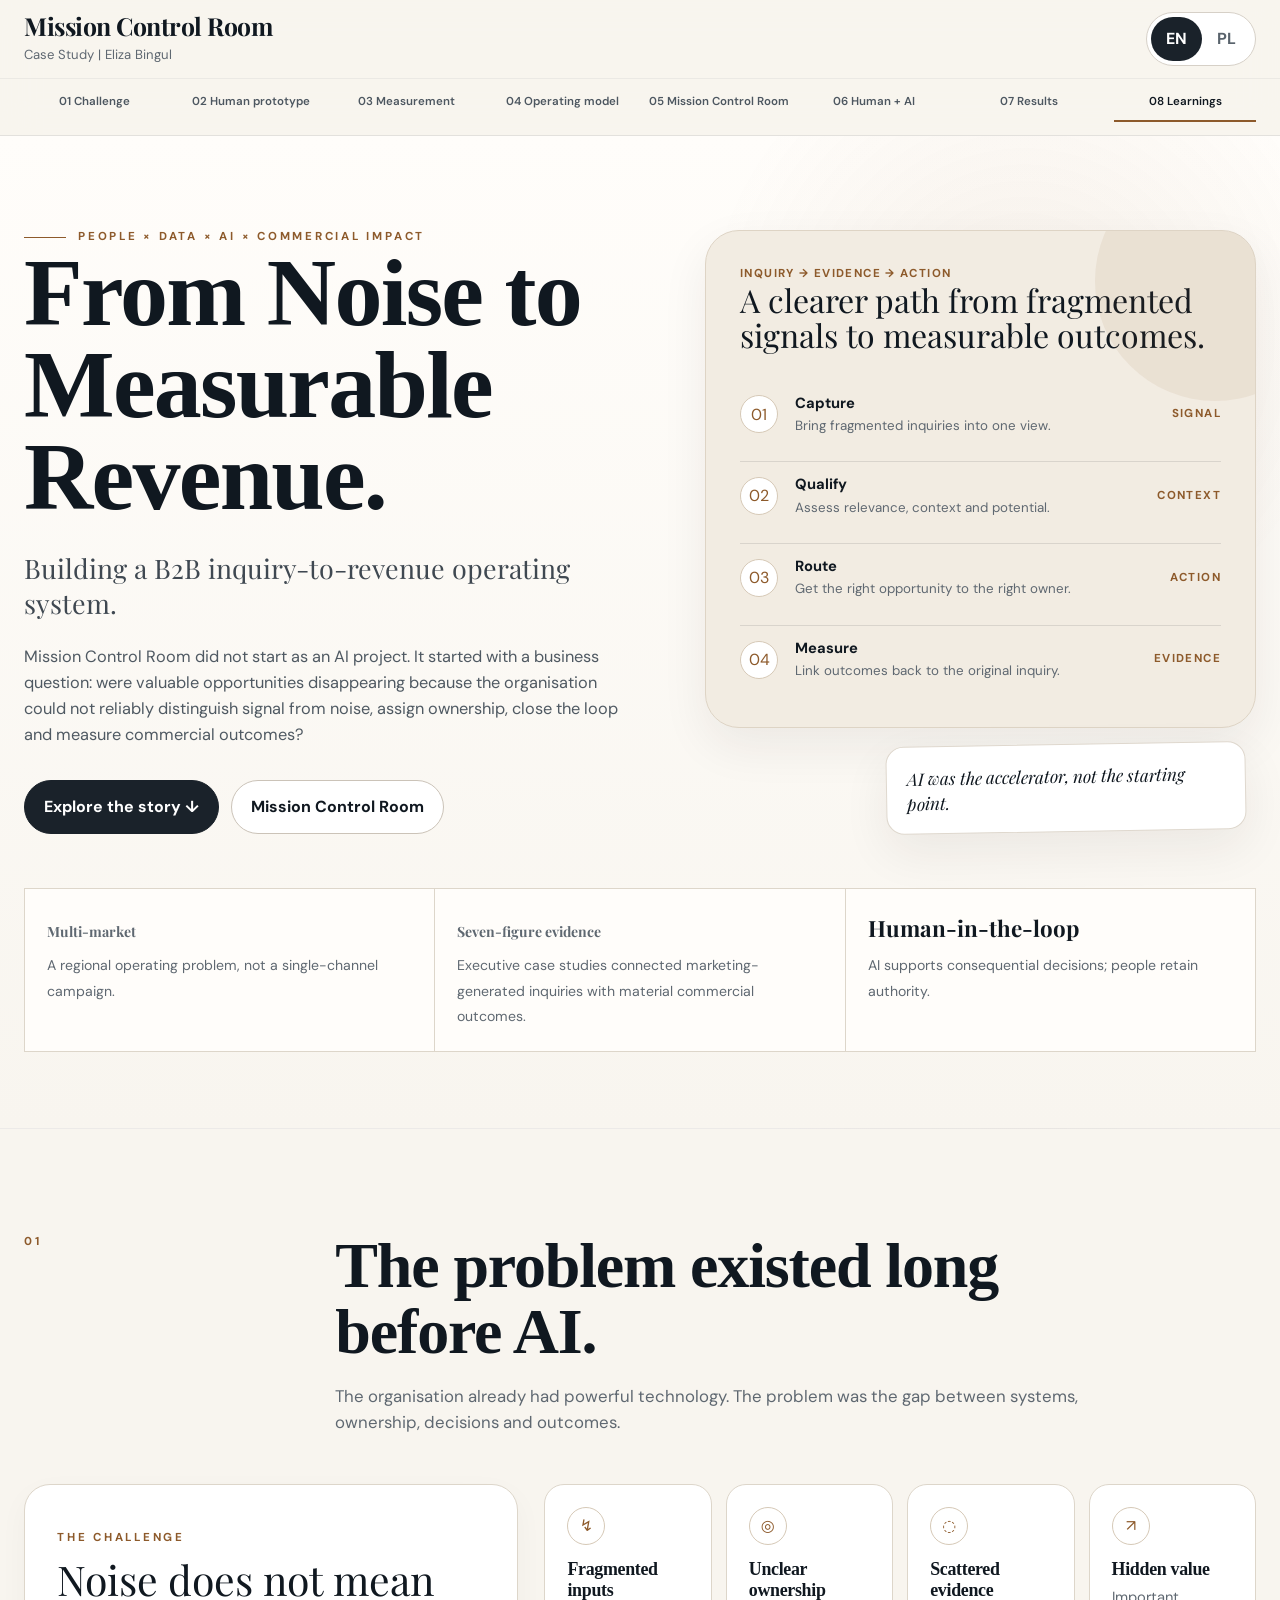
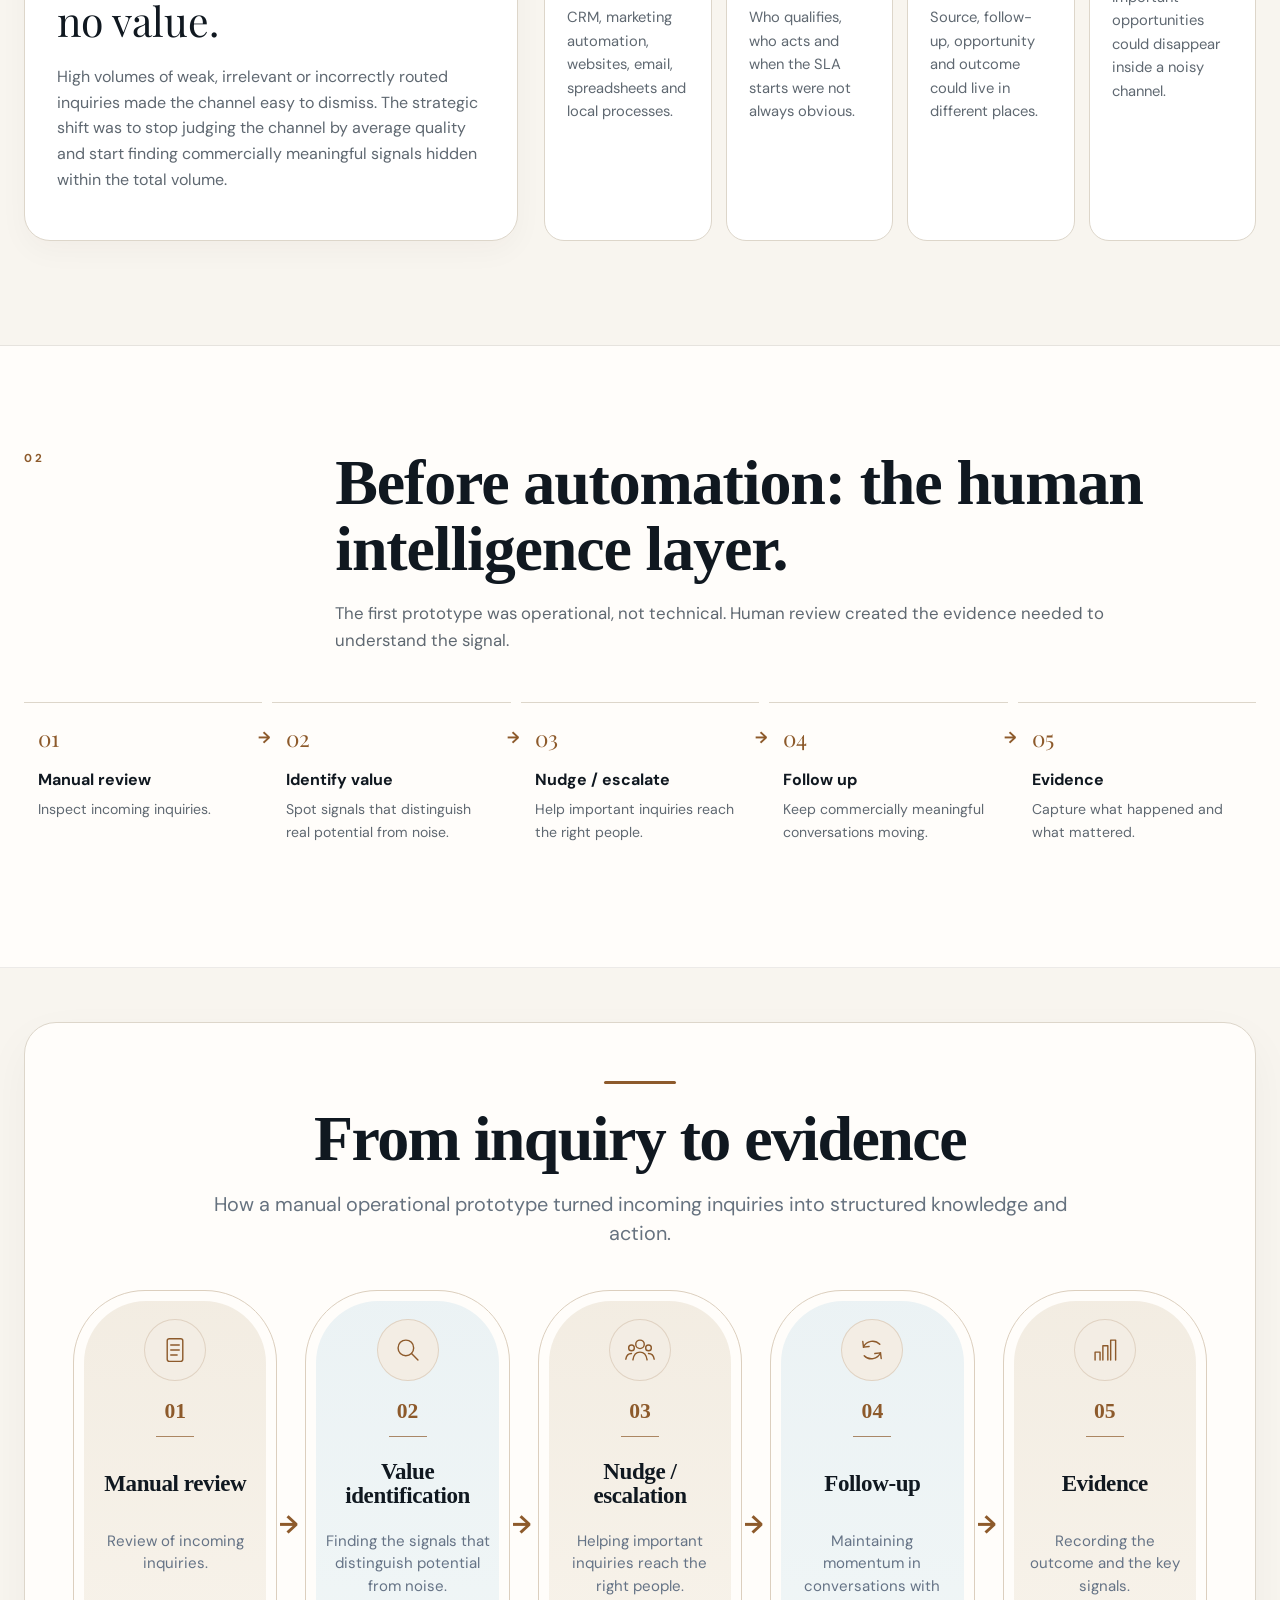
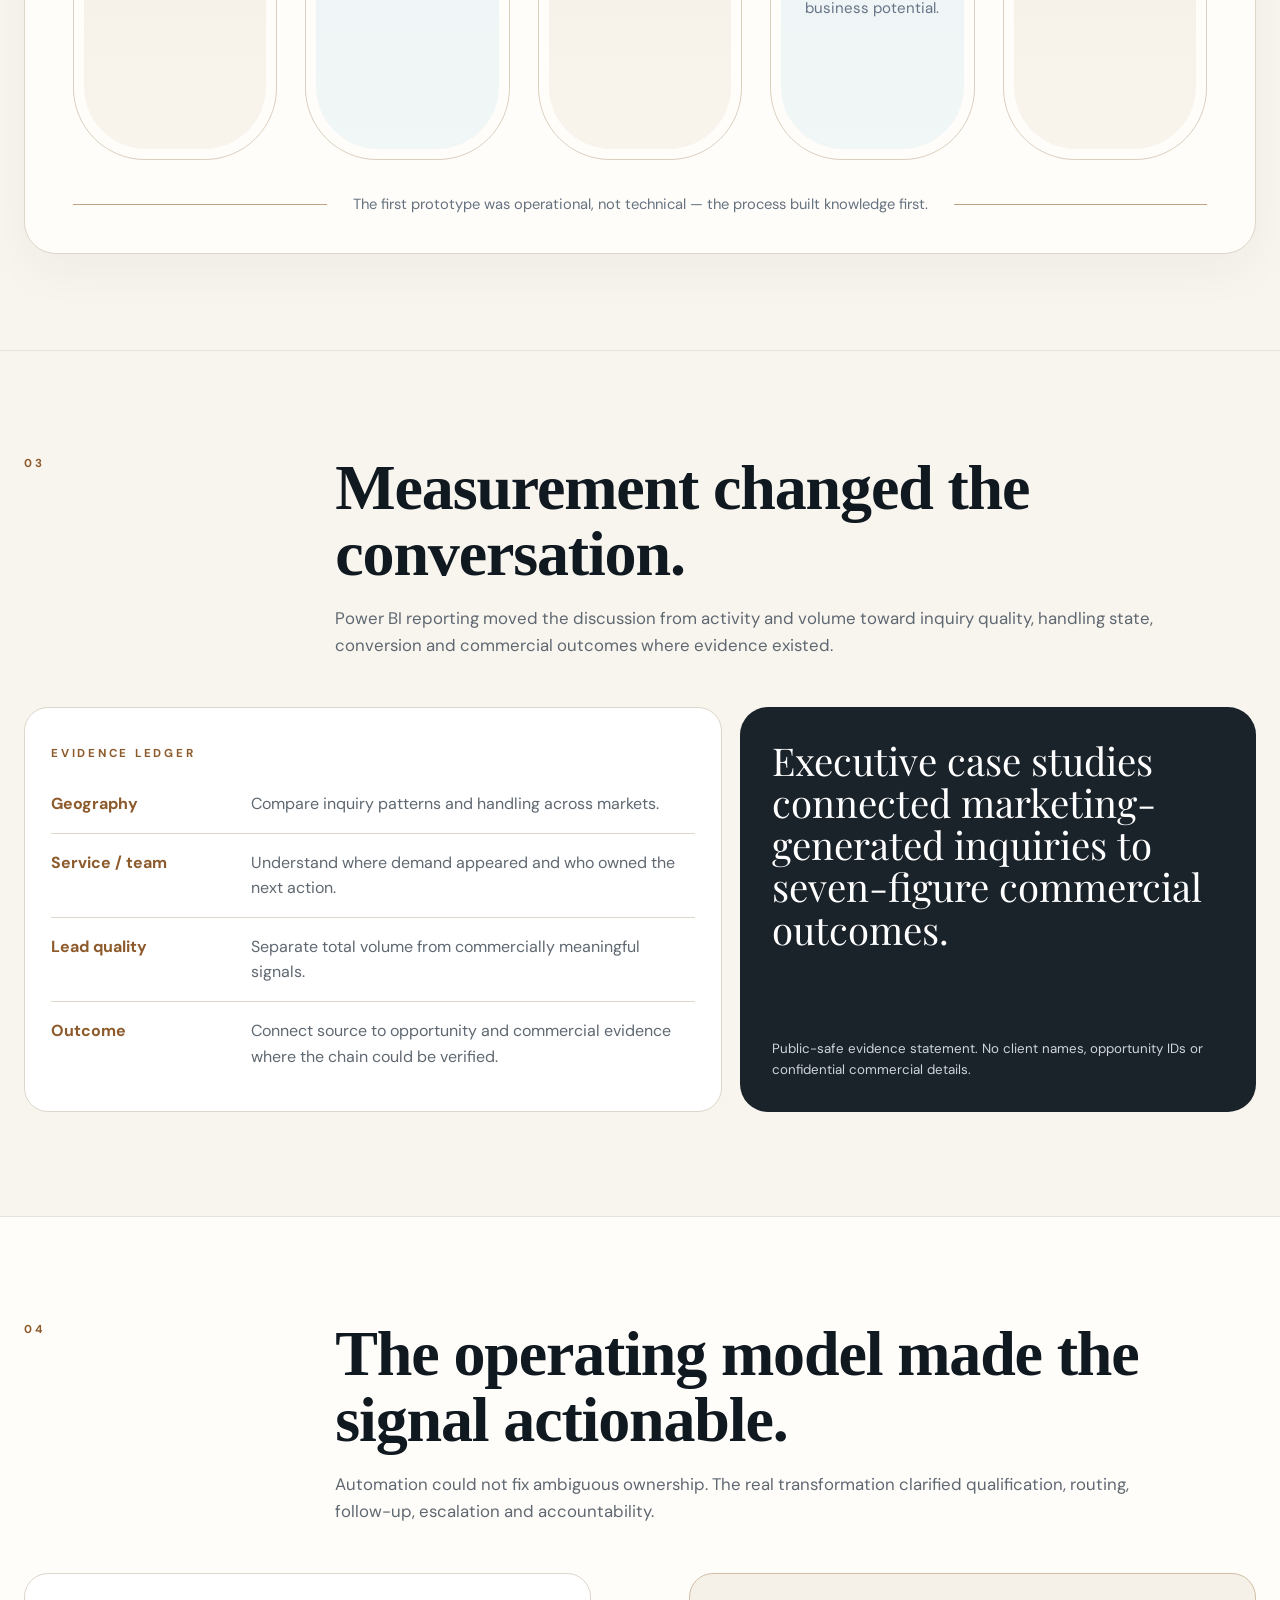
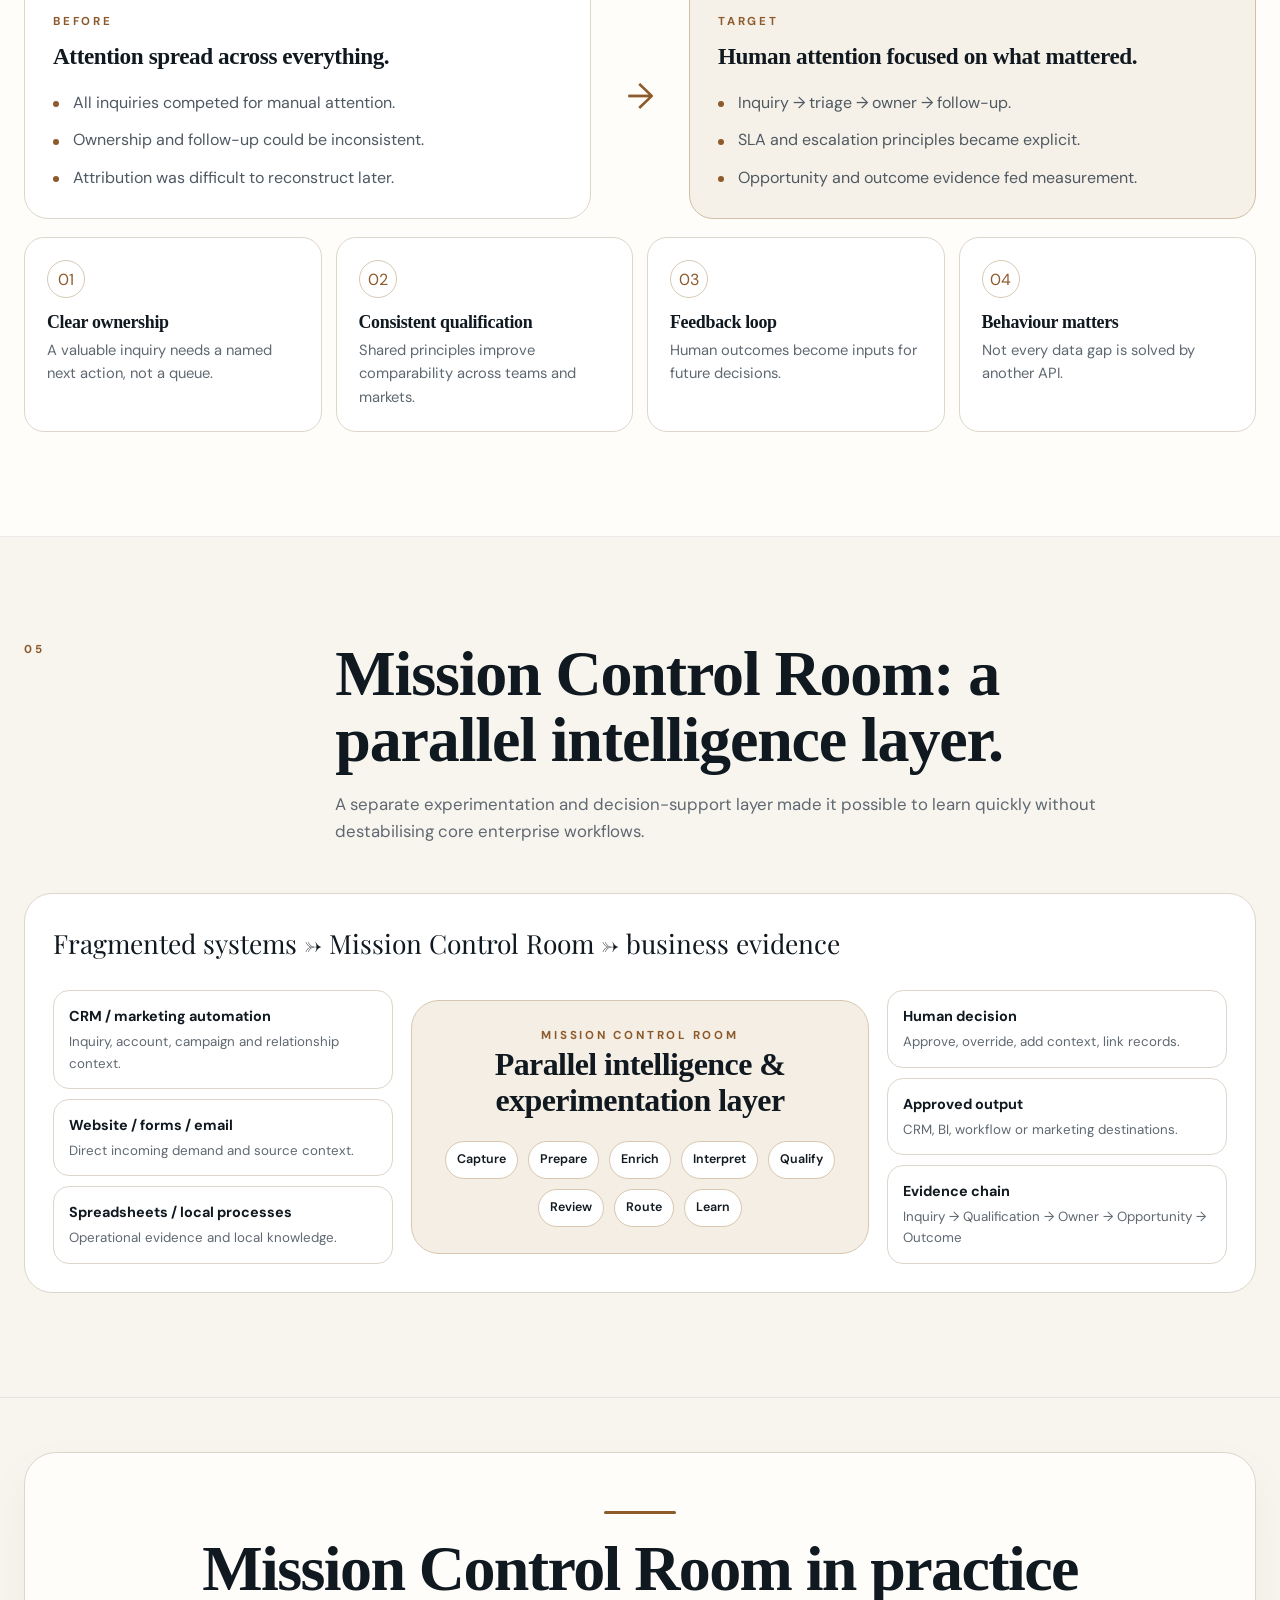
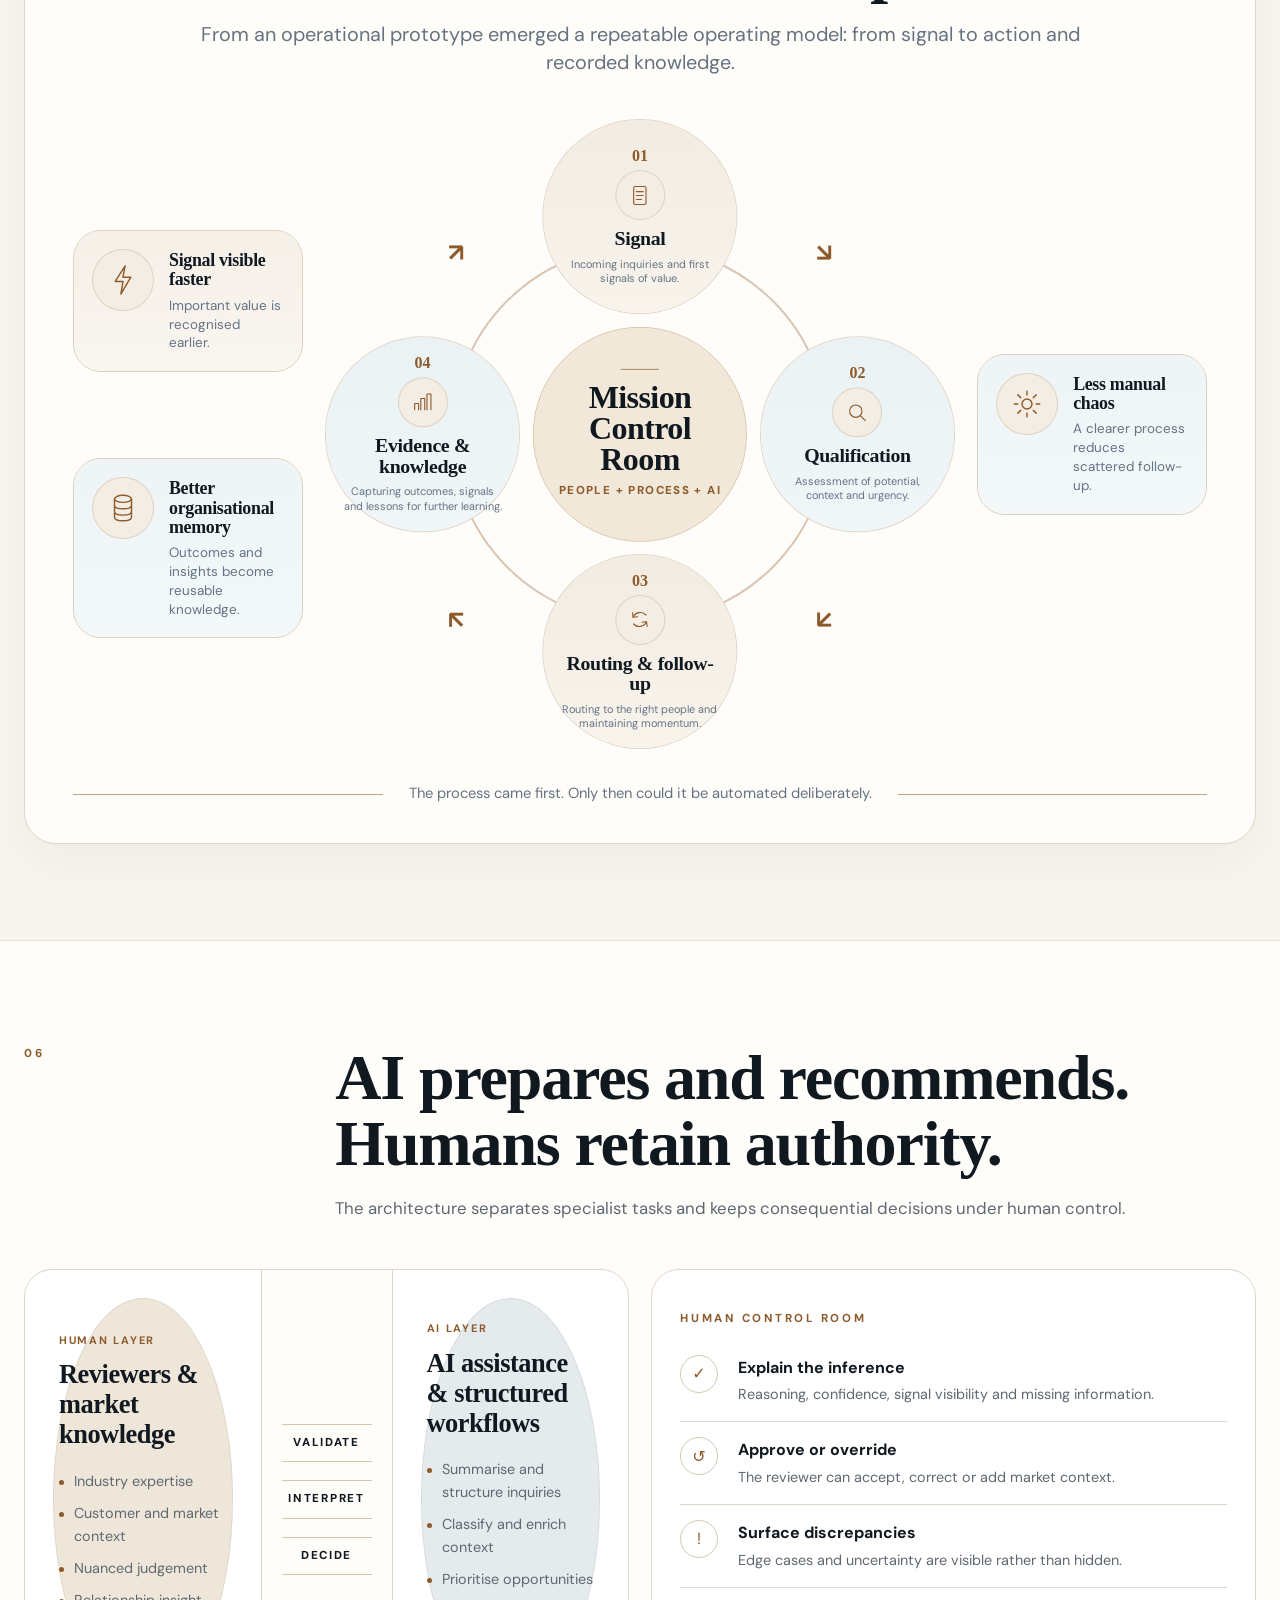
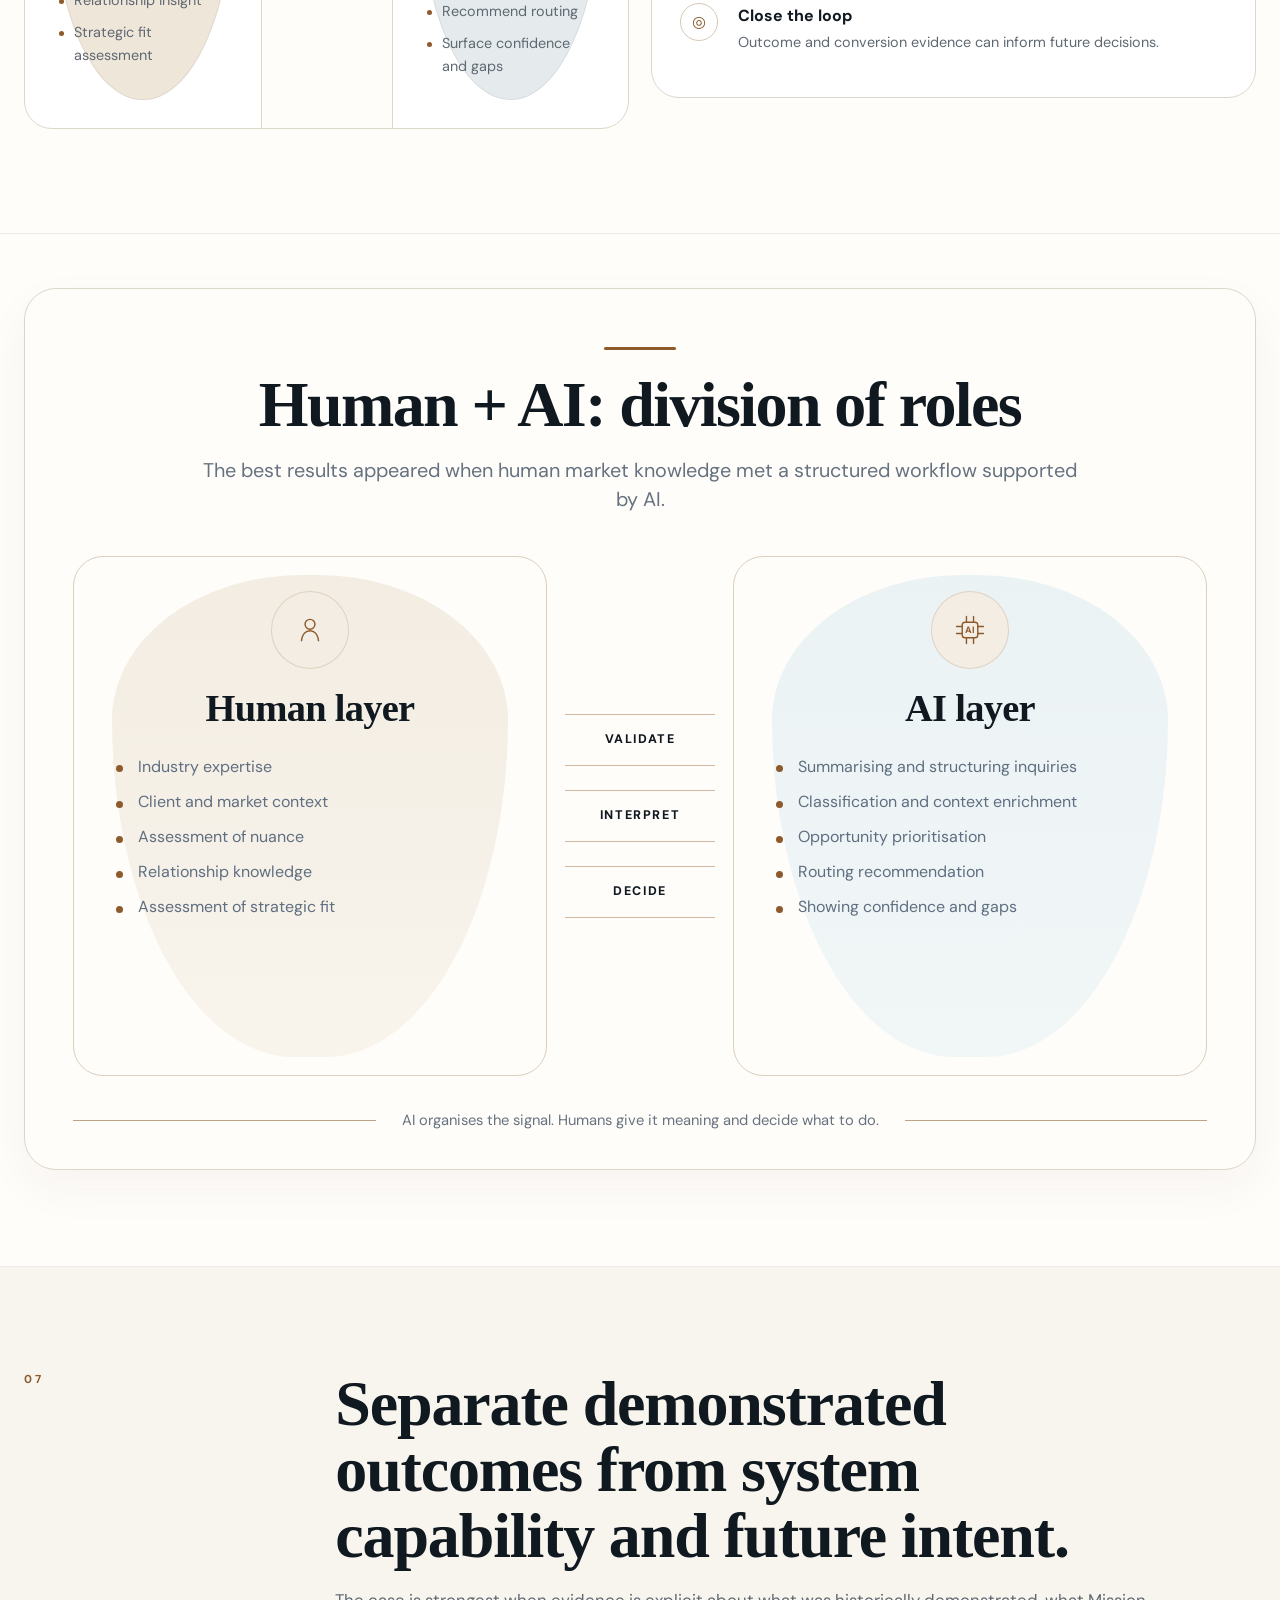
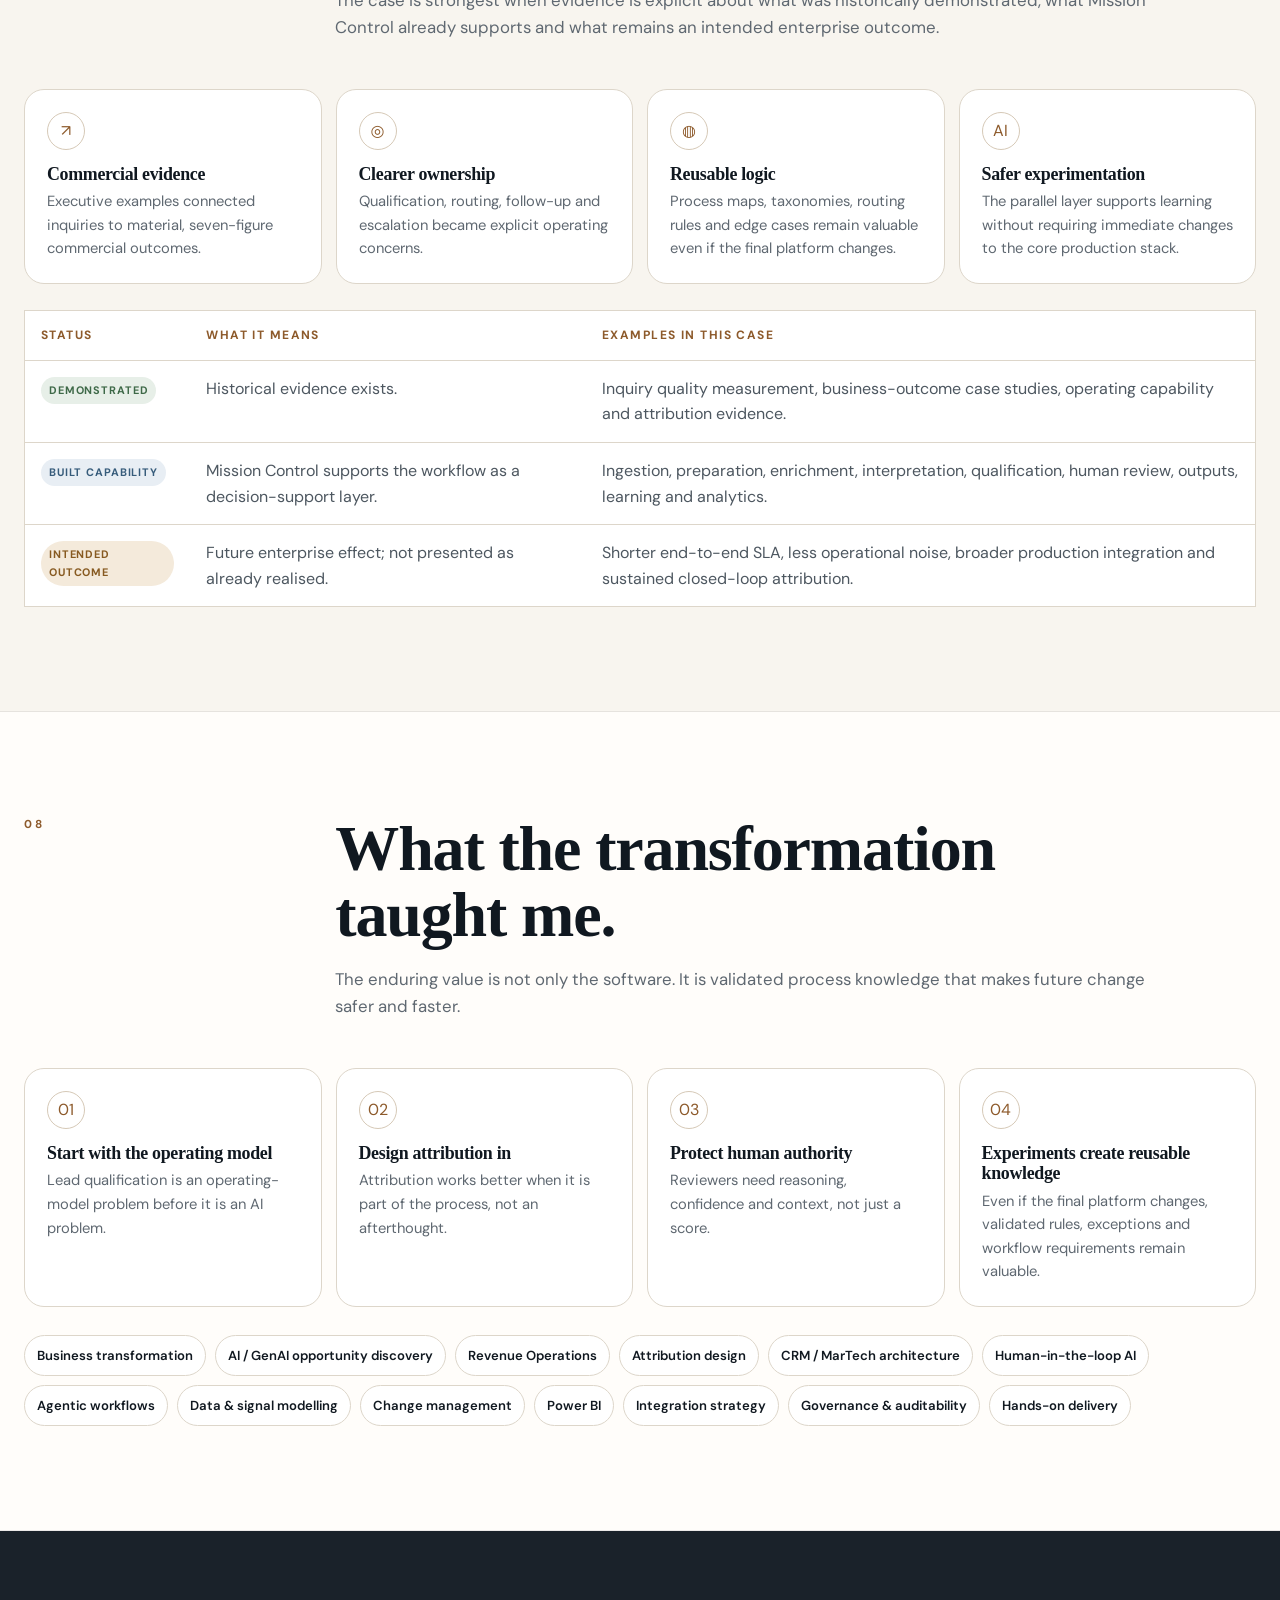
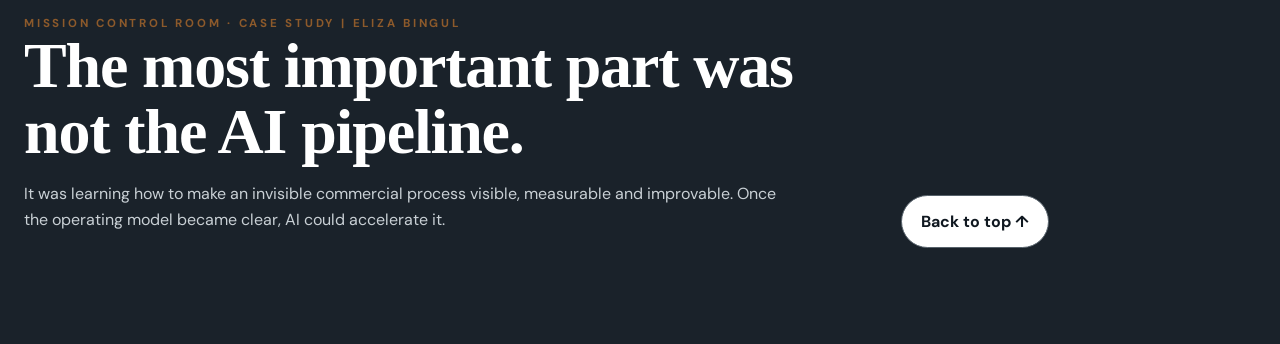
<file: mission-control-room/index.html>
<!doctype html>
<html lang="en">
<head>
<meta charset="utf-8">
<meta name="viewport" content="width=device-width, initial-scale=1">
<meta name="description" content="Mission Control Room — From Noise to Measurable Revenue. Case Study by Eliza Bingul.">
<title>Mission Control Room | Case Study | Eliza Bingul</title>

<link rel="preconnect" href="https://fonts.googleapis.com">
<link rel="preconnect" href="https://fonts.gstatic.com" crossorigin>
<link href="https://fonts.googleapis.com/css2?family=DM+Sans:wght@400;500;600;700&family=Playfair+Display:ital,wght@0,600;0,700;1,500&display=swap" rel="stylesheet">

<link rel="stylesheet" href="styles.css">
</head>

<body data-lang="en">
<div class="progress" aria-hidden="true"></div>

<header class="top">
  <div class="wrap top-main">
    <div class="brand">
      <strong>Mission Control Room</strong>
      <span>Case Study | Eliza Bingul</span>
    </div>
    <div class="lang-switch" aria-label="Language">
      <button class="active" data-lang-btn="en" aria-pressed="true">EN</button>
      <button data-lang-btn="pl" aria-pressed="false">PL</button>
    </div>
  </div>
  <div class="nav-row">
    <nav class="wrap nav" aria-label="Case study sections">
      <a href="#challenge"><span class="lang-en inline">01 Challenge</span><span class="lang-pl inline">01 Wyzwanie</span></a>
      <a href="#human"><span class="lang-en inline">02 Human prototype</span><span class="lang-pl inline">02 Prototyp ludzki</span></a>
      <a href="#measurement"><span class="lang-en inline">03 Measurement</span><span class="lang-pl inline">03 Pomiar</span></a>
      <a href="#operating"><span class="lang-en inline">04 Operating model</span><span class="lang-pl inline">04 Model operacyjny</span></a>
      <a href="#mcr">05 Mission Control Room</a>
      <a href="#human-ai"><span class="lang-en inline">06 Human + AI</span><span class="lang-pl inline">06 Człowiek + AI</span></a>
      <a href="#results"><span class="lang-en inline">07 Results</span><span class="lang-pl inline">07 Wyniki</span></a>
      <a href="#learnings"><span class="lang-en inline">08 Learnings</span><span class="lang-pl inline">08 Wnioski</span></a>
    </nav>
  </div>
</header>

<main>
<section class="hero" id="top">
  <div class="wrap">
    <div class="hero-grid">
      <div>
        <div class="eyebrow">People × Data × AI × Commercial impact</div>
        <div class="lang-en">
          <h1>From Noise to Measurable Revenue.</h1>
          <p class="hero-lead">Building a B2B inquiry-to-revenue operating system.</p>
          <p class="hero-copy">Mission Control Room did not start as an AI project. It started with a business question: were valuable opportunities disappearing because the organisation could not reliably distinguish signal from noise, assign ownership, close the loop and measure commercial outcomes?</p>
        </div>
        <div class="lang-pl">
          <h1>Od szumu do mierzalnego przychodu.</h1>
          <p class="hero-lead">Budowa systemu operacyjnego od zapytania B2B do wyniku biznesowego.</p>
          <p class="hero-copy">Mission Control Room nie zaczynał się jako projekt AI. Zaczynał się od pytania biznesowego: czy wartościowe szanse znikają, ponieważ organizacja nie potrafi niezawodnie odróżnić sygnału od szumu, przypisać odpowiedzialności, domknąć procesu i zmierzyć efektu komercyjnego?</p>
        </div>
        <div class="hero-actions">
          <a class="btn primary" href="#challenge"><span class="lang-en inline">Explore the story ↓</span><span class="lang-pl inline">Zobacz historię ↓</span></a>
          <a class="btn" href="#mcr">Mission Control Room</a>
        </div>
      </div>

      <div class="hero-visual" aria-label="Signal to value visual">
        <div class="signal-board">
          <div class="signal-tag">Inquiry → Evidence → Action</div>
          <div class="signal-title"><span class="lang-en inline">A clearer path from fragmented signals to measurable outcomes.</span><span class="lang-pl inline">Czytelna droga od rozproszonych sygnałów do mierzalnych wyników.</span></div>
          <div class="flow-mini">
            <div class="row"><div class="icon">01</div><div class="flow-copy"><b><span class="lang-en inline">Capture</span><span class="lang-pl inline">Zbieranie</span></b><small><span class="lang-en inline">Bring fragmented inquiries into one view.</span><span class="lang-pl inline">Zbierz rozproszone zapytania w jednym widoku.</span></small></div><span class="signal-tag">signal</span></div>
            <div class="row"><div class="icon">02</div><div class="flow-copy"><b><span class="lang-en inline">Qualify</span><span class="lang-pl inline">Kwalifikacja</span></b><small><span class="lang-en inline">Assess relevance, context and potential.</span><span class="lang-pl inline">Oceń trafność, kontekst i potencjał.</span></small></div><span class="signal-tag">context</span></div>
            <div class="row"><div class="icon">03</div><div class="flow-copy"><b><span class="lang-en inline">Route</span><span class="lang-pl inline">Przekazanie</span></b><small><span class="lang-en inline">Get the right opportunity to the right owner.</span><span class="lang-pl inline">Przekaż właściwą szansę do właściwej osoby.</span></small></div><span class="signal-tag">action</span></div>
            <div class="row"><div class="icon">04</div><div class="flow-copy"><b><span class="lang-en inline">Measure</span><span class="lang-pl inline">Pomiar</span></b><small><span class="lang-en inline">Link outcomes back to the original inquiry.</span><span class="lang-pl inline">Połącz wynik z pierwotnym zapytaniem.</span></small></div><span class="signal-tag">evidence</span></div>
          </div>
        </div>
        <div class="hero-note"><span class="lang-en inline">AI was the accelerator, not the starting point.</span><span class="lang-pl inline">AI było akceleratorem, nie punktem startowym.</span></div>
      </div>
    </div>

    <div class="evidence-strip">
      <div class="evidence-item"><b><span class="lang-en inline">Multi-market</span><span class="lang-pl inline">Wiele rynków</span></b><span><span class="lang-en inline">A regional operating problem, not a single-channel campaign.</span><span class="lang-pl inline">Regionalny problem operacyjny, nie pojedyncza kampania.</span></span></div>
      <div class="evidence-item"><b><span class="lang-en inline">Seven-figure evidence</span><span class="lang-pl inline">Dowody siedmiocyfrowej wartości</span></b><span><span class="lang-en inline">Executive case studies connected marketing-generated inquiries with material commercial outcomes.</span><span class="lang-pl inline">Case studies dla kadry zarządzającej połączyły zapytania marketingowe z istotnymi wynikami komercyjnymi.</span></span></div>
      <div class="evidence-item"><b>Human-in-the-loop</b><span><span class="lang-en inline">AI supports consequential decisions; people retain authority.</span><span class="lang-pl inline">AI wspiera decyzje o znaczeniu biznesowym; ludzie zachowują kontrolę.</span></span></div>
    </div>
  </div>
</section>

<section class="section" id="challenge">
  <div class="wrap">
    <div class="section-head">
      <div class="section-no">01</div>
      <div class="section-intro">
        <div class="lang-en"><h2>The problem existed long before AI.</h2><p>The organisation already had powerful technology. The problem was the gap between systems, ownership, decisions and outcomes.</p></div>
        <div class="lang-pl"><h2>Problem istniał dużo wcześniej niż AI.</h2><p>Organizacja miała już zaawansowane technologie. Problemem była luka pomiędzy systemami, odpowiedzialnością, decyzjami i wynikami.</p></div>
      </div>
    </div>

    <div class="editorial-grid">
      <div class="editorial-card">
        <p class="section-no"><span class="lang-en inline">The challenge</span><span class="lang-pl inline">Wyzwanie</span></p>
        <p class="big-line"><span class="lang-en inline">Noise does not mean no value.</span><span class="lang-pl inline">Szum nie oznacza braku wartości.</span></p>
        <p class="muted"><span class="lang-en inline">High volumes of weak, irrelevant or incorrectly routed inquiries made the channel easy to dismiss. The strategic shift was to stop judging the channel by average quality and start finding commercially meaningful signals hidden within the total volume.</span><span class="lang-pl inline">Duża liczba słabych, nietrafnych lub źle przekierowanych zapytań sprawiała, że kanał łatwo było uznać za niewartościowy. Zmiana polegała na odejściu od oceny kanału przez pryzmat średniej jakości i skupieniu się na wyszukiwaniu wartościowych sygnałów ukrytych w całym wolumenie.</span></p>
      </div>
      <div class="problem-grid">
        <div class="problem"><div class="icon">↯</div><h3><span class="lang-en inline">Fragmented inputs</span><span class="lang-pl inline">Rozproszone wejścia</span></h3><p><span class="lang-en inline">CRM, marketing automation, websites, email, spreadsheets and local processes.</span><span class="lang-pl inline">CRM, marketing automation, strony, e-mail, arkusze i procesy lokalne.</span></p></div>
        <div class="problem"><div class="icon">◎</div><h3><span class="lang-en inline">Unclear ownership</span><span class="lang-pl inline">Niejasna odpowiedzialność</span></h3><p><span class="lang-en inline">Who qualifies, who acts and when the SLA starts were not always obvious.</span><span class="lang-pl inline">Nie zawsze było jasne kto kwalifikuje, kto działa i kiedy zaczyna się SLA.</span></p></div>
        <div class="problem"><div class="icon">◌</div><h3><span class="lang-en inline">Scattered evidence</span><span class="lang-pl inline">Rozproszone dowody</span></h3><p><span class="lang-en inline">Source, follow-up, opportunity and outcome could live in different places.</span><span class="lang-pl inline">Źródło, follow-up, szansa i wynik mogły znajdować się w różnych systemach.</span></p></div>
        <div class="problem"><div class="icon">↗</div><h3><span class="lang-en inline">Hidden value</span><span class="lang-pl inline">Ukryta wartość</span></h3><p><span class="lang-en inline">Important opportunities could disappear inside a noisy channel.</span><span class="lang-pl inline">Wartościowe szanse mogły ginąć w szumie informacyjnym.</span></p></div>
      </div>
    </div>
  </div>
</section>

<section class="section alt" id="human">
  <div class="wrap">
    <div class="section-head">
      <div class="section-no">02</div>
      <div class="section-intro">
        <div class="lang-en"><h2>Before automation: the human intelligence layer.</h2><p>The first prototype was operational, not technical. Human review created the evidence needed to understand the signal.</p></div>
        <div class="lang-pl"><h2>Przed automatyzacją: ludzka warstwa inteligencji.</h2><p>Pierwszy prototyp był operacyjny, nie techniczny. Ręczna kwalifikacja stworzyła wiedzę potrzebną do rozumienia sygnału.</p></div>
      </div>
    </div>

    <div class="process" aria-label="Human prototype process">
      <div class="step"><div class="n">01</div><b><span class="lang-en inline">Manual review</span><span class="lang-pl inline">Ręczny przegląd</span></b><p><span class="lang-en inline">Inspect incoming inquiries.</span><span class="lang-pl inline">Przegląd wpływających zapytań.</span></p></div>
      <div class="step"><div class="n">02</div><b><span class="lang-en inline">Identify value</span><span class="lang-pl inline">Identyfikacja wartości</span></b><p><span class="lang-en inline">Spot signals that distinguish real potential from noise.</span><span class="lang-pl inline">Wyszukanie sygnałów odróżniających potencjał od szumu.</span></p></div>
      <div class="step"><div class="n">03</div><b><span class="lang-en inline">Nudge / escalate</span><span class="lang-pl inline">Nudge / eskalacja</span></b><p><span class="lang-en inline">Help important inquiries reach the right people.</span><span class="lang-pl inline">Pomoc w dotarciu ważnych zapytań do właściwych osób.</span></p></div>
      <div class="step"><div class="n">04</div><b><span class="lang-en inline">Follow up</span><span class="lang-pl inline">Follow-up</span></b><p><span class="lang-en inline">Keep commercially meaningful conversations moving.</span><span class="lang-pl inline">Utrzymanie tempa rozmów o potencjale biznesowym.</span></p></div>
      <div class="step"><div class="n">05</div><b><span class="lang-en inline">Evidence</span><span class="lang-pl inline">Dowody</span></b><p><span class="lang-en inline">Capture what happened and what mattered.</span><span class="lang-pl inline">Zapisanie rezultatu i kluczowych sygnałów.</span></p></div>
    </div>
  </div>
</section>

<section class="section" id="measurement">
  <div class="wrap">
    <div class="section-head">
      <div class="section-no">03</div>
      <div class="section-intro">
        <div class="lang-en"><h2>Measurement changed the conversation.</h2><p>Power BI reporting moved the discussion from activity and volume toward inquiry quality, handling state, conversion and commercial outcomes where evidence existed.</p></div>
        <div class="lang-pl"><h2>Pomiar zmienił rozmowę.</h2><p>Raportowanie Power BI przesunęło dyskusję z aktywności i wolumenu w kierunku jakości zapytań, stanu obsługi, konwersji i wyników komercyjnych tam, gdzie istniały dowody.</p></div>
      </div>
    </div>

    <div class="evidence-ledger">
      <div class="ledger">
        <p class="section-no"><span class="lang-en inline">Evidence ledger</span><span class="lang-pl inline">Rejestr dowodów</span></p>
        <div class="ledger-row"><b><span class="lang-en inline">Geography</span><span class="lang-pl inline">Geografia</span></b><p><span class="lang-en inline">Compare inquiry patterns and handling across markets.</span><span class="lang-pl inline">Porównanie wzorców zapytań i obsługi między rynkami.</span></p></div>
        <div class="ledger-row"><b><span class="lang-en inline">Service / team</span><span class="lang-pl inline">Usługa / zespół</span></b><p><span class="lang-en inline">Understand where demand appeared and who owned the next action.</span><span class="lang-pl inline">Zrozumienie gdzie pojawiał się popyt i kto odpowiadał za kolejny krok.</span></p></div>
        <div class="ledger-row"><b><span class="lang-en inline">Lead quality</span><span class="lang-pl inline">Jakość leadów</span></b><p><span class="lang-en inline">Separate total volume from commercially meaningful signals.</span><span class="lang-pl inline">Oddzielenie całkowitego wolumenu od sygnałów o znaczeniu biznesowym.</span></p></div>
        <div class="ledger-row"><b><span class="lang-en inline">Outcome</span><span class="lang-pl inline">Wynik</span></b><p><span class="lang-en inline">Connect source to opportunity and commercial evidence where the chain could be verified.</span><span class="lang-pl inline">Połączenie źródła z szansą i wynikiem komercyjnym tam, gdzie łańcuch można było zweryfikować.</span></p></div>
      </div>
      <aside class="statement">
        <div class="quote"><span class="lang-en inline">Executive case studies connected marketing-generated inquiries to seven-figure commercial outcomes.</span><span class="lang-pl inline">Case studies dla kadry zarządzającej połączyły zapytania marketingowe z siedmiocyfrowymi wynikami komercyjnymi.</span></div>
        <small><span class="lang-en inline">Public-safe evidence statement. No client names, opportunity IDs or confidential commercial details.</span><span class="lang-pl inline">Publiczne, bezpieczne sformułowanie. Bez nazw klientów, ID szans i poufnych szczegółów komercyjnych.</span></small>
      </aside>
    </div>
  </div>
</section>

<section class="section alt" id="operating">
  <div class="wrap">
    <div class="section-head">
      <div class="section-no">04</div>
      <div class="section-intro">
        <div class="lang-en"><h2>The operating model made the signal actionable.</h2><p>Automation could not fix ambiguous ownership. The real transformation clarified qualification, routing, follow-up, escalation and accountability.</p></div>
        <div class="lang-pl"><h2>Model operacyjny zamienił sygnał w działanie.</h2><p>Automatyzacja nie mogła naprawić niejasnej odpowiedzialności. Prawdziwa transformacja uporządkowała kwalifikację, routing, follow-up, eskalację i accountability.</p></div>
      </div>
    </div>

    <div class="compare">
      <div class="state">
        <p class="section-no"><span class="lang-en inline">Before</span><span class="lang-pl inline">Przed</span></p>
        <h3><span class="lang-en inline">Attention spread across everything.</span><span class="lang-pl inline">Uwaga rozproszona na wszystko.</span></h3>
        <ul>
          <li><span class="lang-en inline">All inquiries competed for manual attention.</span><span class="lang-pl inline">Wszystkie zapytania konkurowały o ręczną uwagę.</span></li>
          <li><span class="lang-en inline">Ownership and follow-up could be inconsistent.</span><span class="lang-pl inline">Odpowiedzialność i follow-up mogły być niespójne.</span></li>
          <li><span class="lang-en inline">Attribution was difficult to reconstruct later.</span><span class="lang-pl inline">Atrybucję trudno było odtworzyć po czasie.</span></li>
        </ul>
      </div>
      <div class="arrow">→</div>
      <div class="state target">
        <p class="section-no"><span class="lang-en inline">Target</span><span class="lang-pl inline">Cel</span></p>
        <h3><span class="lang-en inline">Human attention focused on what mattered.</span><span class="lang-pl inline">Ludzka uwaga skupiona na tym, co ważne.</span></h3>
        <ul>
          <li><span class="lang-en inline">Inquiry → triage → owner → follow-up.</span><span class="lang-pl inline">Zapytanie → triage → owner → follow-up.</span></li>
          <li><span class="lang-en inline">SLA and escalation principles became explicit.</span><span class="lang-pl inline">Zasady SLA i eskalacji stały się jawne.</span></li>
          <li><span class="lang-en inline">Opportunity and outcome evidence fed measurement.</span><span class="lang-pl inline">Dowody dotyczące szans i wyników wracały do pomiaru.</span></li>
        </ul>
      </div>
    </div>

    <div class="principles" style="margin-top:18px">
      <div class="principle"><div class="icon">01</div><h3><span class="lang-en inline">Clear ownership</span><span class="lang-pl inline">Jasna odpowiedzialność</span></h3><p><span class="lang-en inline">A valuable inquiry needs a named next action, not a queue.</span><span class="lang-pl inline">Wartościowe zapytanie potrzebuje konkretnego kolejnego działania, nie kolejki.</span></p></div>
      <div class="principle"><div class="icon">02</div><h3><span class="lang-en inline">Consistent qualification</span><span class="lang-pl inline">Spójna kwalifikacja</span></h3><p><span class="lang-en inline">Shared principles improve comparability across teams and markets.</span><span class="lang-pl inline">Wspólne zasady poprawiają porównywalność między zespołami i rynkami.</span></p></div>
      <div class="principle"><div class="icon">03</div><h3><span class="lang-en inline">Feedback loop</span><span class="lang-pl inline">Pętla feedbacku</span></h3><p><span class="lang-en inline">Human outcomes become inputs for future decisions.</span><span class="lang-pl inline">Rezultaty pracy ludzi stają się wejściem dla kolejnych decyzji.</span></p></div>
      <div class="principle"><div class="icon">04</div><h3><span class="lang-en inline">Behaviour matters</span><span class="lang-pl inline">Zachowanie ma znaczenie</span></h3><p><span class="lang-en inline">Not every data gap is solved by another API.</span><span class="lang-pl inline">Nie każdą lukę danych rozwiązuje kolejny API.</span></p></div>
    </div>
  </div>
</section>

<section class="section" id="mcr">
  <div class="wrap">
    <div class="section-head">
      <div class="section-no">05</div>
      <div class="section-intro">
        <div class="lang-en"><h2>Mission Control Room: a parallel intelligence layer.</h2><p>A separate experimentation and decision-support layer made it possible to learn quickly without destabilising core enterprise workflows.</p></div>
        <div class="lang-pl"><h2>Mission Control Room: równoległa warstwa inteligencji.</h2><p>Oddzielna warstwa eksperymentowania i wsparcia decyzji pozwalała uczyć się szybko bez destabilizowania głównych procesów korporacyjnych.</p></div>
      </div>
    </div>

    <div class="diagram">
      <div class="diagram-title"><span class="lang-en inline">Fragmented systems → Mission Control Room → business evidence</span><span class="lang-pl inline">Rozproszone systemy → Mission Control Room → dowody biznesowe</span></div>
      <div class="arch">
        <div class="stack">
          <div class="node"><b>CRM / marketing automation</b><small><span class="lang-en inline">Inquiry, account, campaign and relationship context.</span><span class="lang-pl inline">Kontekst zapytania, konta, kampanii i relacji.</span></small></div>
          <div class="node"><b>Website / forms / email</b><small><span class="lang-en inline">Direct incoming demand and source context.</span><span class="lang-pl inline">Bezpośredni popyt i kontekst źródła.</span></small></div>
          <div class="node"><b>Spreadsheets / local processes</b><small><span class="lang-en inline">Operational evidence and local knowledge.</span><span class="lang-pl inline">Dowody operacyjne i wiedza lokalna.</span></small></div>
        </div>

        <div class="core">
          <div class="section-no">Mission Control Room</div>
          <h3><span class="lang-en inline">Parallel intelligence & experimentation layer</span><span class="lang-pl inline">Równoległa warstwa inteligencji i eksperymentowania</span></h3>
          <div class="core-flow">
            <span>Capture</span><span>Prepare</span><span>Enrich</span><span>Interpret</span><span>Qualify</span><span>Review</span><span>Route</span><span>Learn</span>
          </div>
        </div>

        <div class="stack">
          <div class="node"><b><span class="lang-en inline">Human decision</span><span class="lang-pl inline">Decyzja człowieka</span></b><small><span class="lang-en inline">Approve, override, add context, link records.</span><span class="lang-pl inline">Zatwierdzenie, override, kontekst, łączenie rekordów.</span></small></div>
          <div class="node"><b><span class="lang-en inline">Approved output</span><span class="lang-pl inline">Zatwierdzony output</span></b><small><span class="lang-en inline">CRM, BI, workflow or marketing destinations.</span><span class="lang-pl inline">CRM, BI, workflow lub marketing automation.</span></small></div>
          <div class="node"><b><span class="lang-en inline">Evidence chain</span><span class="lang-pl inline">Łańcuch dowodów</span></b><small>Inquiry → Qualification → Owner → Opportunity → Outcome</small></div>
        </div>
      </div>
    </div>
  </div>
</section>

<section class="section alt" id="human-ai">
  <div class="wrap">
    <div class="section-head">
      <div class="section-no">06</div>
      <div class="section-intro">
        <div class="lang-en"><h2>AI prepares and recommends. Humans retain authority.</h2><p>The architecture separates specialist tasks and keeps consequential decisions under human control.</p></div>
        <div class="lang-pl"><h2>AI przygotowuje i rekomenduje. Ludzie zachowują kontrolę.</h2><p>Architektura rozdziela wyspecjalizowane zadania i pozostawia decyzje o znaczeniu biznesowym pod kontrolą człowieka.</p></div>
      </div>
    </div>

    <div class="control-grid">
      <div class="human-ai-balance" aria-label="Human and AI collaboration visual">
        <div class="balance-side human-side">
          <div class="lang-en">
            <div class="balance-kicker">Human layer</div>
            <h3>Reviewers & market knowledge</h3>
            <ul><li>Industry expertise</li><li>Customer and market context</li><li>Nuanced judgement</li><li>Relationship insight</li><li>Strategic fit assessment</li></ul>
          </div>
          <div class="lang-pl">
            <div class="balance-kicker">Warstwa ludzka</div>
            <h3>Reviewerzy i wiedza rynkowa</h3>
            <ul><li>Ekspertyza branżowa</li><li>Kontekst klienta i rynku</li><li>Ocena niuansów</li><li>Wiedza o relacjach</li><li>Ocena dopasowania strategicznego</li></ul>
          </div>
        </div>
        <div class="control-core" aria-label="Human control actions"><span>Validate</span><span>Interpret</span><span>Decide</span></div>
        <div class="balance-side ai-side">
          <div class="lang-en">
            <div class="balance-kicker">AI layer</div>
            <h3>AI assistance & structured workflows</h3>
            <ul><li>Summarise and structure inquiries</li><li>Classify and enrich context</li><li>Prioritise opportunities</li><li>Recommend routing</li><li>Surface confidence and gaps</li></ul>
          </div>
          <div class="lang-pl">
            <div class="balance-kicker">Warstwa AI</div>
            <h3>Wsparcie AI i uporządkowane workflow</h3>
            <ul><li>Podsumowanie i strukturyzacja zapytań</li><li>Klasyfikacja i wzbogacanie kontekstu</li><li>Priorytetyzacja szans</li><li>Rekomendacja routingu</li><li>Pokazanie confidence i luk</li></ul>
          </div>
        </div>
      </div>
      <div class="governance">
        <p class="section-no"><span class="lang-en inline">Human Control Room</span><span class="lang-pl inline">Human Control Room</span></p>
        <div class="gov-row"><div class="icon">✓</div><div><b><span class="lang-en inline">Explain the inference</span><span class="lang-pl inline">Wyjaśnij wniosek</span></b><p><span class="lang-en inline">Reasoning, confidence, signal visibility and missing information.</span><span class="lang-pl inline">Uzasadnienie, confidence, widoczność sygnałów i brakujące informacje.</span></p></div></div>
        <div class="gov-row"><div class="icon">↺</div><div><b><span class="lang-en inline">Approve or override</span><span class="lang-pl inline">Zatwierdź lub nadpisz</span></b><p><span class="lang-en inline">The reviewer can accept, correct or add market context.</span><span class="lang-pl inline">Reviewer może zaakceptować, poprawić lub dodać kontekst rynkowy.</span></p></div></div>
        <div class="gov-row"><div class="icon">!</div><div><b><span class="lang-en inline">Surface discrepancies</span><span class="lang-pl inline">Pokaż rozbieżności</span></b><p><span class="lang-en inline">Edge cases and uncertainty are visible rather than hidden.</span><span class="lang-pl inline">Przypadki brzegowe i niepewność są widoczne zamiast ukryte.</span></p></div></div>
        <div class="gov-row"><div class="icon">◎</div><div><b><span class="lang-en inline">Close the loop</span><span class="lang-pl inline">Domknij pętlę</span></b><p><span class="lang-en inline">Outcome and conversion evidence can inform future decisions.</span><span class="lang-pl inline">Wynik i dane konwersji mogą zasilać kolejne decyzje.</span></p></div></div>
      </div>
    </div>
  </div>
</section>

<section class="section" id="results">
  <div class="wrap">
    <div class="section-head">
      <div class="section-no">07</div>
      <div class="section-intro">
        <div class="lang-en"><h2>Separate demonstrated outcomes from system capability and future intent.</h2><p>The case is strongest when evidence is explicit about what was historically demonstrated, what Mission Control already supports and what remains an intended enterprise outcome.</p></div>
        <div class="lang-pl"><h2>Rozdzielamy wyniki udowodnione, możliwości systemu i przyszłe cele.</h2><p>Case study jest najmocniejsze wtedy, gdy jasno pokazuje co zostało historycznie udowodnione, co Mission Control już potrafi, a co pozostaje planowanym rezultatem enterprise.</p></div>
      </div>
    </div>

    <div class="results-grid">
      <div class="result"><div class="icon">↗</div><h3><span class="lang-en inline">Commercial evidence</span><span class="lang-pl inline">Dowody komercyjne</span></h3><p><span class="lang-en inline">Executive examples connected inquiries to material, seven-figure commercial outcomes.</span><span class="lang-pl inline">Przykłady dla kadry zarządzającej połączyły zapytania z istotnymi, siedmiocyfrowymi wynikami komercyjnymi.</span></p></div>
      <div class="result"><div class="icon">◎</div><h3><span class="lang-en inline">Clearer ownership</span><span class="lang-pl inline">Jaśniejsza odpowiedzialność</span></h3><p><span class="lang-en inline">Qualification, routing, follow-up and escalation became explicit operating concerns.</span><span class="lang-pl inline">Kwalifikacja, routing, follow-up i eskalacja stały się jawnymi elementami modelu operacyjnego.</span></p></div>
      <div class="result"><div class="icon">◍</div><h3><span class="lang-en inline">Reusable logic</span><span class="lang-pl inline">Logika wielokrotnego użytku</span></h3><p><span class="lang-en inline">Process maps, taxonomies, routing rules and edge cases remain valuable even if the final platform changes.</span><span class="lang-pl inline">Mapy procesu, taksonomie, reguły routingu i edge cases zachowują wartość nawet jeśli końcowa platforma się zmieni.</span></p></div>
      <div class="result"><div class="icon">AI</div><h3><span class="lang-en inline">Safer experimentation</span><span class="lang-pl inline">Bezpieczniejsze eksperymentowanie</span></h3><p><span class="lang-en inline">The parallel layer supports learning without requiring immediate changes to the core production stack.</span><span class="lang-pl inline">Równoległa warstwa wspiera naukę bez konieczności natychmiastowych zmian w produkcyjnym stacku.</span></p></div>
    </div>

    <table class="status-table">
      <thead><tr><th>Status</th><th><span class="lang-en inline">What it means</span><span class="lang-pl inline">Co to oznacza</span></th><th><span class="lang-en inline">Examples in this case</span><span class="lang-pl inline">Przykłady w tym case</span></th></tr></thead>
      <tbody>
        <tr><td><span class="status demo"><span class="lang-en inline">Demonstrated</span><span class="lang-pl inline">Udowodnione</span></span></td><td><span class="lang-en inline">Historical evidence exists.</span><span class="lang-pl inline">Istnieją historyczne dowody.</span></td><td><span class="lang-en inline">Inquiry quality measurement, business-outcome case studies, operating capability and attribution evidence.</span><span class="lang-pl inline">Pomiar jakości zapytań, case studies wyników biznesowych, capability operacyjne i dowody atrybucji.</span></td></tr>
        <tr><td><span class="status built"><span class="lang-en inline">Built capability</span><span class="lang-pl inline">Zbudowana capability</span></span></td><td><span class="lang-en inline">Mission Control supports the workflow as a decision-support layer.</span><span class="lang-pl inline">Mission Control wspiera workflow jako warstwa decision support.</span></td><td><span class="lang-en inline">Ingestion, preparation, enrichment, interpretation, qualification, human review, outputs, learning and analytics.</span><span class="lang-pl inline">Ingestion, przygotowanie, enrichment, interpretacja, kwalifikacja, human review, outputy, uczenie i analytics.</span></td></tr>
        <tr><td><span class="status intended"><span class="lang-en inline">Intended outcome</span><span class="lang-pl inline">Planowany rezultat</span></span></td><td><span class="lang-en inline">Future enterprise effect; not presented as already realised.</span><span class="lang-pl inline">Przyszły efekt enterprise; nie jest przedstawiany jako już osiągnięty.</span></td><td><span class="lang-en inline">Shorter end-to-end SLA, less operational noise, broader production integration and sustained closed-loop attribution.</span><span class="lang-pl inline">Krótsze end-to-end SLA, mniej szumu operacyjnego, szersza integracja produkcyjna i trwała closed-loop attribution.</span></td></tr>
      </tbody>
    </table>
  </div>
</section>

<section class="section alt" id="learnings">
  <div class="wrap">
    <div class="section-head">
      <div class="section-no">08</div>
      <div class="section-intro">
        <div class="lang-en"><h2>What the transformation taught me.</h2><p>The enduring value is not only the software. It is validated process knowledge that makes future change safer and faster.</p></div>
        <div class="lang-pl"><h2>Czego nauczyła mnie ta transformacja.</h2><p>Trwałą wartością nie jest tylko software. To zweryfikowana wiedza procesowa, dzięki której kolejne zmiany mogą być szybsze i bezpieczniejsze.</p></div>
      </div>
    </div>

    <div class="learning-grid">
      <div class="learning"><div class="icon">01</div><h3><span class="lang-en inline">Start with the operating model</span><span class="lang-pl inline">Zacznij od modelu operacyjnego</span></h3><p><span class="lang-en inline">Lead qualification is an operating-model problem before it is an AI problem.</span><span class="lang-pl inline">Kwalifikacja leadów jest najpierw problemem modelu operacyjnego, dopiero potem AI.</span></p></div>
      <div class="learning"><div class="icon">02</div><h3><span class="lang-en inline">Design attribution in</span><span class="lang-pl inline">Projektuj atrybucję od początku</span></h3><p><span class="lang-en inline">Attribution works better when it is part of the process, not an afterthought.</span><span class="lang-pl inline">Atrybucja działa lepiej, gdy jest częścią procesu, a nie dodatkiem po fakcie.</span></p></div>
      <div class="learning"><div class="icon">03</div><h3><span class="lang-en inline">Protect human authority</span><span class="lang-pl inline">Chroń kontrolę człowieka</span></h3><p><span class="lang-en inline">Reviewers need reasoning, confidence and context, not just a score.</span><span class="lang-pl inline">Reviewer potrzebuje uzasadnienia, confidence i kontekstu, nie tylko score.</span></p></div>
      <div class="learning"><div class="icon">04</div><h3><span class="lang-en inline">Experiments create reusable knowledge</span><span class="lang-pl inline">Eksperymenty tworzą wiedzę wielokrotnego użytku</span></h3><p><span class="lang-en inline">Even if the final platform changes, validated rules, exceptions and workflow requirements remain valuable.</span><span class="lang-pl inline">Nawet jeśli końcowa platforma się zmieni, zweryfikowane reguły, wyjątki i wymagania workflow pozostają wartościowe.</span></p></div>
    </div>

    <div class="capabilities">
      <span>Business transformation</span><span>AI / GenAI opportunity discovery</span><span>Revenue Operations</span><span>Attribution design</span><span>CRM / MarTech architecture</span><span>Human-in-the-loop AI</span><span>Agentic workflows</span><span>Data & signal modelling</span><span>Change management</span><span>Power BI</span><span>Integration strategy</span><span>Governance & auditability</span><span>Hands-on delivery</span>
    </div>
  </div>
</section>
</main>

<footer class="footer">
  <div class="wrap footer-grid">
    <div>
      <div class="section-no">Mission Control Room · Case Study | Eliza Bingul</div>
      <div class="lang-en"><h2>The most important part was not the AI pipeline.</h2><p>It was learning how to make an invisible commercial process visible, measurable and improvable. Once the operating model became clear, AI could accelerate it.</p></div>
      <div class="lang-pl"><h2>Najważniejsza część nie była pipeline'em AI.</h2><p>Najważniejsze było nauczenie się, jak niewidoczny proces komercyjny uczynić widocznym, mierzalnym i możliwym do ulepszania. Kiedy model operacyjny stał się jasny, AI mogło go przyspieszyć.</p></div>
    </div>
    <div>
      <a class="btn" href="#top"><span class="lang-en inline">Back to top ↑</span><span class="lang-pl inline">Do góry ↑</span></a>
    </div>
  </div>
</footer>

<script src="app.js" defer></script>
</body>
</html>
</file>
<file: mission-control-room/styles.css>
:root{
  --paper:#f8f5ef;
  --paper-2:#fffdfa;
  --ink:#101820;
  --muted:#5f6871;
  --line:#ddd6ca;
  --accent:#8d5a2b;
  --accent-soft:#eadfce;
  --charcoal:#1a222a;
  --white:#fff;
  --shadow:0 18px 48px rgba(43,34,23,.07);
  --max:1240px;
  --radius:26px;
}
*{box-sizing:border-box}
html{scroll-behavior:smooth}
body{
  margin:0;
  background:var(--paper);
  color:var(--ink);
  font-family:"DM Sans",Inter,system-ui,-apple-system,BlinkMacSystemFont,"Segoe UI",sans-serif;
  line-height:1.6;
  text-rendering:optimizeLegibility;
}
img{max-width:100%;display:block}
a{color:inherit}
button{font:inherit}
::selection{background:var(--accent-soft)}
.wrap{width:min(var(--max),calc(100% - 48px));margin-inline:auto}
.progress{
  position:fixed;inset:0 auto auto 0;width:0;height:3px;
  background:var(--accent);z-index:90;
}
.top{
  position:sticky;top:0;z-index:60;
  background:rgba(248,245,239,.94);
  border-bottom:1px solid rgba(16,24,32,.09);
  backdrop-filter:blur(18px);
}
.top-main{
  min-height:78px;
  display:flex;align-items:center;justify-content:space-between;gap:24px;
}
.brand strong{
  display:block;
  font-family:"Playfair Display",Georgia,serif;
  font-size:1.55rem;line-height:1.05;letter-spacing:-.02em;
}
.brand span{display:block;color:var(--muted);font-size:.82rem;margin-top:5px}
.lang-switch{
  display:flex;align-items:center;padding:4px;border:1px solid #d6d0c7;
  border-radius:999px;background:#fff;
}
.lang-switch button{
  border:0;background:transparent;color:#59636c;cursor:pointer;
  padding:9px 15px;border-radius:999px;font-weight:700;
}
.lang-switch button.active{background:var(--charcoal);color:#fff}
.nav-row{border-top:1px solid rgba(16,24,32,.05)}
.nav{
  display:grid;grid-template-columns:repeat(8,minmax(0,1fr));gap:14px;
  align-items:end;justify-content:space-between;overflow:visible;
  padding:14px 0 13px;
}
.nav::-webkit-scrollbar{display:none}
.nav a{
  min-width:0;text-decoration:none;color:#4d5760;text-align:center;white-space:nowrap;
  font-size:clamp(.72rem,.8vw,.84rem);font-weight:600;padding:0 2px 9px;border-bottom:2px solid transparent;
}
.nav a.active,.nav a:hover{color:var(--ink);border-bottom-color:var(--accent)}
.hero,.section{scroll-margin-top:134px}
.hero{
  min-height:78vh;
  display:flex;align-items:center;
  padding:92px 0 76px;
  border-bottom:1px solid rgba(16,24,32,.08);
  background:
    radial-gradient(circle at 80% 20%,rgba(141,90,43,.08),transparent 25%),
    linear-gradient(180deg,var(--paper-2),var(--paper));
}
.hero-grid{
  display:grid;grid-template-columns:1.05fr .95fr;gap:72px;align-items:center;
}
.eyebrow,.section-no{
  color:var(--accent);text-transform:uppercase;letter-spacing:.24em;
  font-size:.72rem;font-weight:700;
}
.eyebrow{display:flex;align-items:center;gap:12px}
.eyebrow:before{content:"";width:42px;height:1px;background:currentColor}
h1,h2,h3,.display{
  font-family:"Playfair Display",Georgia,serif;
  letter-spacing:-.035em;
  margin:0;
}
h1{
  font-size:clamp(4rem,7.5vw,7.6rem);
  line-height:.9;
  max-width:820px;
}
h2{font-size:clamp(2.9rem,5vw,5rem);line-height:.98}
h3{font-size:1.45rem;line-height:1.08}
.hero-lead{
  font-family:"Playfair Display",Georgia,serif;
  font-size:clamp(1.3rem,2.1vw,2rem);
  color:#3f4851;line-height:1.28;max-width:760px;margin:28px 0 0;
}
.hero-copy{font-size:1.02rem;color:#4f5962;max-width:700px;margin:24px 0 0}
.hero-actions{display:flex;gap:12px;flex-wrap:wrap;margin-top:32px}
.btn{
  display:inline-flex;align-items:center;justify-content:center;gap:10px;
  text-decoration:none;padding:13px 19px;border-radius:999px;font-weight:700;
  border:1px solid #cbc3b8;background:#fff;transition:.2s ease;
}
.btn.primary{background:var(--charcoal);color:#fff;border-color:var(--charcoal)}
.btn:hover{transform:translateY(-1px)}
.hero-visual{
  position:relative;min-height:0;
  display:block;
}
.signal-board{
  position:relative;background:#f2ece2;border:1px solid #ded4c5;border-radius:34px;
  padding:34px;box-shadow:var(--shadow);overflow:hidden;
}
.signal-board:after{
  content:"";position:absolute;width:240px;height:240px;border-radius:50%;
  right:-80px;top:-70px;background:rgba(141,90,43,.08);
}
.signal-title{
  font-family:"Playfair Display",Georgia,serif;font-size:2rem;line-height:1.08;
}
.flow-mini{display:grid;gap:13px;margin-top:28px}
.flow-mini .row{
  display:grid;grid-template-columns:42px 1fr auto;gap:13px;align-items:center;
  padding:13px 0;border-top:1px solid rgba(16,24,32,.11);
}
.flow-mini .row:first-child{border-top:0}
.icon{
  width:38px;height:38px;border:1px solid #d6c9b7;border-radius:50%;
  display:grid;place-items:center;color:var(--accent);background:#fff;
}
.flow-copy{display:grid;gap:4px;min-width:0}
.flow-mini b{display:block;font-size:.92rem;line-height:1.25}
.flow-mini small{display:block;color:var(--muted);line-height:1.45}
.signal-tag{
  color:var(--accent);font-size:.72rem;font-weight:700;letter-spacing:.12em;text-transform:uppercase;
}
.hero-note{
  position:static;width:min(360px,88%);margin:16px 10px 0 auto;background:#fff;
  border:1px solid #dfd8ce;border-radius:18px;padding:18px 20px;
  transform:rotate(-1deg);box-shadow:var(--shadow);
  font-family:"Playfair Display",Georgia,serif;font-style:italic;font-size:1.08rem;line-height:1.45;
}
.evidence-strip{
  display:grid;grid-template-columns:repeat(3,1fr);gap:1px;
  border:1px solid var(--line);background:var(--line);margin-top:54px;
}
.evidence-item{background:var(--paper-2);padding:22px}
.evidence-item b{
  display:block;font-family:"Playfair Display",Georgia,serif;font-size:1.4rem;margin-bottom:5px
}
.evidence-item span{color:var(--muted);font-size:.88rem}
.section{padding:104px 0;border-bottom:1px solid rgba(16,24,32,.08)}
.section.alt{background:var(--paper-2)}
.section-head{
  display:grid;grid-template-columns:.45fr 1.55fr;gap:44px;margin-bottom:48px;
}
.section-intro{max-width:830px}
.section-intro p{color:var(--muted);font-size:1.05rem;margin:18px 0 0}
.editorial-grid{
  display:grid;grid-template-columns:.82fr 1.18fr;gap:26px;align-items:stretch;
}
.editorial-card{
  background:#fff;border:1px solid var(--line);border-radius:var(--radius);
  padding:32px;box-shadow:0 10px 30px rgba(43,34,23,.035);
}
.big-line{
  font-family:"Playfair Display",Georgia,serif;font-size:clamp(2rem,3.2vw,3.2rem);
  line-height:1.02;margin:0 0 22px;
}
.muted{color:var(--muted)}
.problem-grid,.principles,.results-grid,.learning-grid{
  display:grid;grid-template-columns:repeat(4,1fr);gap:14px;
}
.problem,.principle,.result,.learning{
  background:#fff;border:1px solid var(--line);border-radius:20px;padding:22px;
}
.problem h3,.principle h3,.result h3,.learning h3{font-size:1.12rem;margin:14px 0 6px}
.problem p,.principle p,.result p,.learning p{color:var(--muted);font-size:.92rem;margin:0}
.process{
  display:grid;grid-template-columns:repeat(5,1fr);gap:10px;margin-top:28px;
}
.step{
  position:relative;padding:18px 14px 20px;border-top:1px solid var(--line);
}
.step:not(:last-child):after{
  content:"→";position:absolute;right:-8px;top:22px;color:var(--accent);font-weight:700
}
.step .n{
  color:var(--accent);font-family:"Playfair Display",Georgia,serif;font-size:1.4rem
}
.step b{display:block;margin:10px 0 6px}
.step p{margin:0;color:var(--muted);font-size:.88rem}
.image-panel{
  margin-top:36px;border:1px solid var(--line);border-radius:30px;overflow:hidden;background:#fff;
  box-shadow:var(--shadow);
}
.image-panel img{width:100%;height:auto}
.image-caption{
  display:flex;justify-content:space-between;gap:20px;padding:13px 17px;
  color:var(--muted);font-size:.78rem;border-top:1px solid var(--line)
}
.evidence-ledger{
  display:grid;grid-template-columns:1.15fr .85fr;gap:18px;
}
.ledger{
  background:#fff;border:1px solid var(--line);border-radius:24px;padding:26px
}
.ledger-row{
  display:grid;grid-template-columns:180px 1fr;gap:20px;padding:16px 0;border-top:1px solid var(--line)
}
.ledger-row:first-of-type{border-top:0}
.ledger-row b{color:var(--accent)}
.ledger-row p{margin:0;color:var(--muted)}
.statement{
  background:var(--charcoal);color:#fff;border-radius:28px;padding:32px;
  display:flex;flex-direction:column;justify-content:space-between;
}
.statement .quote{
  font-family:"Playfair Display",Georgia,serif;font-size:clamp(1.8rem,3vw,3rem);line-height:1.1
}
.statement small{color:#cfd5da}
.compare{
  display:grid;grid-template-columns:1fr 70px 1fr;gap:14px;align-items:stretch;
}
.state{
  background:#fff;border:1px solid var(--line);border-radius:24px;padding:28px
}
.state.target{background:#f6f1e8;border-color:#d1bfa6}
.state ul{list-style:none;padding:0;margin:20px 0 0;display:grid;gap:12px}
.state li{position:relative;padding-left:20px;color:#4f5962}
.state li:before{
  content:"";position:absolute;left:0;top:.72em;width:6px;height:6px;border-radius:50%;background:var(--accent)
}
.arrow{display:grid;place-items:center;font-size:2.2rem;color:var(--accent)}
.diagram{
  background:#fff;border:1px solid var(--line);border-radius:28px;padding:28px;
}
.diagram-title{font-family:"Playfair Display",Georgia,serif;font-size:1.65rem}
.arch{
  display:grid;grid-template-columns:1fr 1.35fr 1fr;gap:18px;align-items:center;margin-top:26px
}
.stack{display:grid;gap:10px}
.node{
  border:1px solid var(--line);border-radius:16px;padding:14px 15px;background:#fff
}
.node b{display:block;font-size:.9rem}
.node small{display:block;color:var(--muted);margin-top:3px}
.core{
  border:1px solid #d7c7b2;background:#f4eee4;border-radius:28px;padding:26px;text-align:center
}
.core h3{font-size:2rem}
.core-flow{
  display:flex;justify-content:center;gap:10px;flex-wrap:wrap;margin-top:22px
}
.core-flow span{
  padding:8px 11px;border-radius:999px;border:1px solid #d7c7b2;background:#fff;font-size:.78rem;font-weight:600
}
.control-grid{
  display:grid;grid-template-columns:1fr 1fr;gap:22px;align-items:start
}
.human-ai-balance{
  min-height:460px;display:grid;grid-template-columns:minmax(0,1fr) 132px minmax(0,1fr);
  gap:0;align-items:stretch;background:#fff;border:1px solid var(--line);border-radius:28px;overflow:hidden;
}
.balance-side{
  display:flex;flex-direction:column;justify-content:center;padding:38px 34px;position:relative;isolation:isolate;
}
.balance-side:before{
  content:"";position:absolute;inset:28px;border-radius:50%;z-index:-1;border:1px solid rgba(16,24,32,.07);
}
.human-side:before{background:rgba(231,219,201,.68)}
.ai-side:before{background:rgba(219,227,231,.72)}
.balance-kicker{
  color:var(--accent);font-size:.68rem;font-weight:700;letter-spacing:.16em;text-transform:uppercase;margin-bottom:10px;
}
.balance-side h3{font-size:1.65rem;max-width:260px}
.balance-side ul{list-style:none;padding:0;margin:20px 0 0;display:grid;gap:9px;color:var(--muted);font-size:.9rem}
.balance-side li{position:relative;padding-left:15px}
.balance-side li:before{content:"";position:absolute;left:0;top:.7em;width:5px;height:5px;border-radius:50%;background:var(--accent)}
.control-core{
  display:flex;flex-direction:column;align-items:center;justify-content:center;gap:18px;
  border-inline:1px solid var(--line);background:rgba(255,253,250,.94);
  font-size:.72rem;font-weight:800;letter-spacing:.15em;text-transform:uppercase;text-align:center;
}
.control-core span{display:block;width:90px;padding:9px 6px;border-block:1px solid #d7c7b2;color:var(--ink)}
.governance{
  background:#fff;border:1px solid var(--line);border-radius:28px;padding:28px
}
.gov-row{
  display:grid;grid-template-columns:44px 1fr;gap:14px;padding:15px 0;border-top:1px solid var(--line)
}
.gov-row:first-of-type{border-top:0}
.gov-row b{display:block}
.gov-row p{margin:3px 0 0;color:var(--muted);font-size:.9rem}
.status-table{
  width:100%;border-collapse:collapse;margin-top:26px;background:#fff;border:1px solid var(--line)
}
.status-table th,.status-table td{
  padding:15px 16px;text-align:left;border-bottom:1px solid var(--line);vertical-align:top
}
.status-table th{font-size:.75rem;text-transform:uppercase;letter-spacing:.12em;color:var(--accent)}
.status-table td{color:#4d5760}
.status{
  display:inline-flex;border-radius:999px;padding:5px 8px;font-size:.68rem;font-weight:700;letter-spacing:.08em;text-transform:uppercase
}
.status.demo{background:#e7efe8;color:#3e6948}
.status.built{background:#e8eef4;color:#375c7b}
.status.intended{background:#f4eadb;color:#875a21}
.capabilities{
  display:flex;flex-wrap:wrap;gap:9px;margin-top:28px
}
.capabilities span{
  border:1px solid var(--line);border-radius:999px;background:#fff;padding:9px 12px;font-size:.82rem;font-weight:600
}
.footer{padding:84px 0 96px;background:var(--charcoal);color:#fff}
.footer-grid{display:grid;grid-template-columns:1.4fr .6fr;gap:48px;align-items:end}
.footer h2{max-width:900px}
.footer p{color:#c9d0d5;max-width:760px}
.footer .btn{border-color:#56616a;background:#fff;color:var(--ink)}
.lang-pl{display:none}
body[data-lang="pl"] .lang-en{display:none!important}
body[data-lang="pl"] .lang-pl{display:block}
body[data-lang="pl"] .lang-pl.inline{display:inline}
body[data-lang="en"] .lang-en.inline{display:inline}
.lang-pl.inline{display:none}
@media(max-width:1180px){
  .nav{display:flex;justify-content:flex-start;gap:22px;overflow-x:auto;scrollbar-width:none}
  .nav a{flex:0 0 auto;font-size:.82rem;padding-inline:0}
}
@media(max-width:1080px){
  .hero-grid,.editorial-grid,.section-head,.evidence-ledger,.control-grid,.footer-grid{grid-template-columns:1fr}
  .hero-visual{max-width:680px}
  .problem-grid,.principles,.results-grid,.learning-grid{grid-template-columns:repeat(2,1fr)}
  .arch{grid-template-columns:1fr}
  .core{order:-1}
  .process{grid-template-columns:repeat(3,1fr)}
  .step:not(:last-child):after{display:none}
  .human-ai-balance{max-width:760px}
}
@media(max-width:720px){
  .wrap{width:calc(100% - 28px)}
  .top-main{min-height:68px}
  .brand strong{font-size:1.25rem}
  .brand span{font-size:.72rem}
  .nav{display:flex;justify-content:flex-start;gap:18px;overflow-x:auto;padding:11px 0 9px}
  .nav a{flex:0 0 auto;font-size:.78rem}
  .hero{padding:64px 0 56px}
  h1{font-size:clamp(3.3rem,17vw,5.1rem)}
  h2{font-size:clamp(2.6rem,13vw,4rem)}
  .hero-grid{gap:36px}
  .hero-visual{min-height:0}
  .hero-note{width:auto;transform:none;margin:12px 0 0}
  .evidence-strip{grid-template-columns:1fr}
  .section{padding:76px 0}
  .section-head{gap:16px}
  .problem-grid,.principles,.results-grid,.learning-grid,.process{grid-template-columns:1fr}
  .compare{grid-template-columns:1fr}
  .arrow{transform:rotate(90deg);min-height:40px}
  .ledger-row{grid-template-columns:1fr;gap:4px}
  .human-ai-balance{grid-template-columns:1fr;min-height:0}
  .balance-side{padding:30px 24px;min-height:300px}
  .balance-side:before{inset:20px;border-radius:36px}
  .control-core{flex-direction:row;flex-wrap:wrap;border-inline:0;border-block:1px solid var(--line);padding:18px}
  .control-core span{width:auto;min-width:88px}
  .status-table{display:block;overflow:auto}
  .image-caption{display:block}
  .footer{padding-bottom:72px}
}
@media(prefers-reduced-motion:reduce){
  html{scroll-behavior:auto}
  *{transition:none!important}
}
</file>
